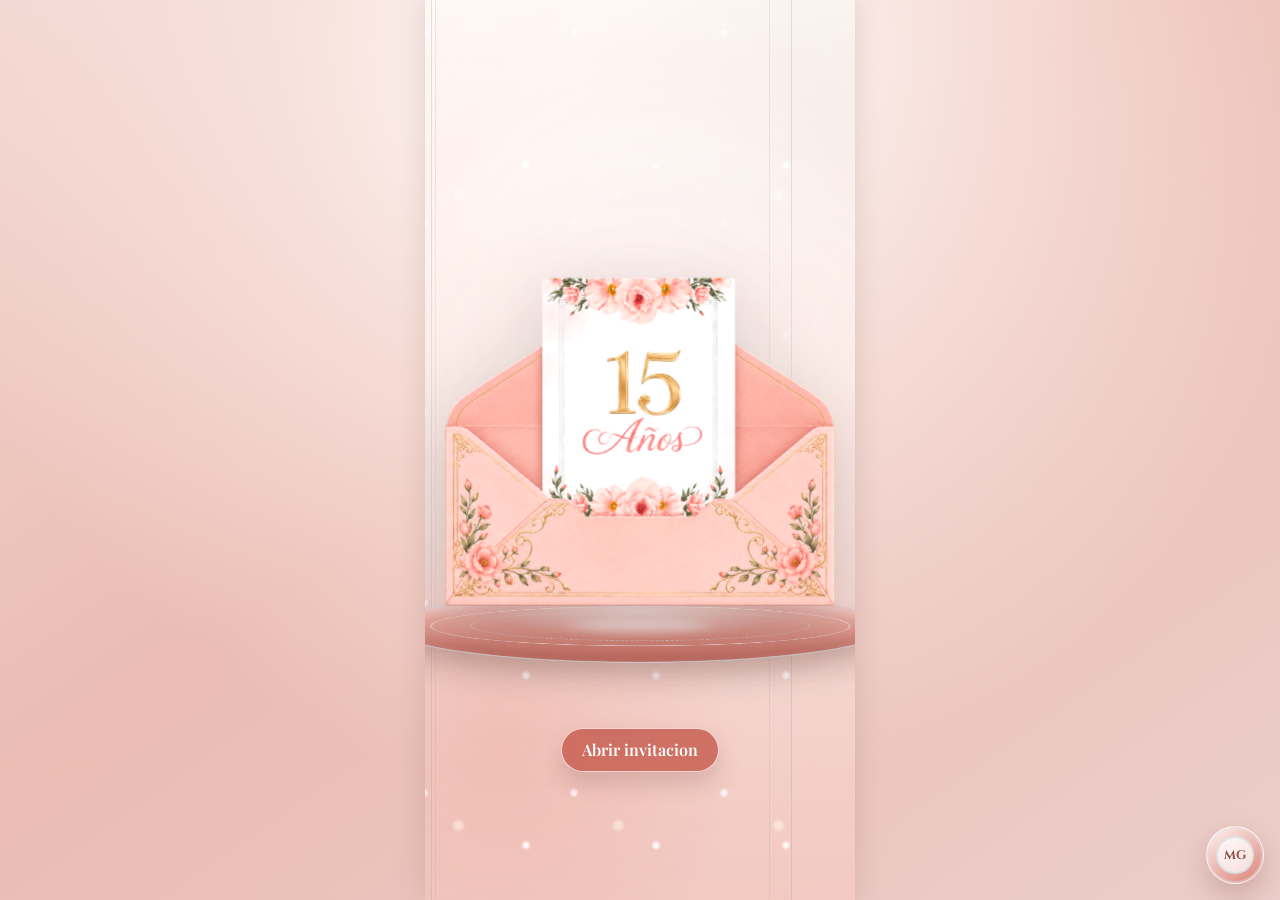
<file: index.html>
<!doctype html>
<html lang="es">
  <head>
    <meta charset="utf-8" />
    <meta name="viewport" content="width=device-width, initial-scale=1" />
    <title>Introduccion 15 Anos</title>
    <link rel="preconnect" href="https://fonts.googleapis.com" />
    <link rel="preconnect" href="https://fonts.gstatic.com" crossorigin />
    <link
      href="https://fonts.googleapis.com/css2?family=Cinzel:wght@400;500;600&family=Great+Vibes&family=Playfair+Display:wght@400;500;600&display=swap"
      rel="stylesheet"
    />
    <link rel="stylesheet" href="inicio.css" />
    <link rel="stylesheet" href="css/butterflies.css" />
  </head>
  <body>
    <main class="cover intro-ready" aria-label="Introduccion de invitacion">
      <section class="cover-card intro-card">
        <div class="intro-sparkles" aria-hidden="true">
          <span></span>
          <span></span>
          <span></span>
          <span></span>
          <span></span>
          <span></span>
        </div>

        <div class="intro-butterflies" aria-hidden="true">
          <span class="intro-butterfly intro-butterfly-one">
            <img src="mariposa-alas-abiertas.png" alt="" />
            <img src="mariposa-alas-semicerradas.png" alt="" />
            <img src="mariposa-alas-cerradas.png" alt="" />
          </span>
          <span class="intro-butterfly intro-butterfly-two">
            <img src="mariposa-alas-abiertas.png" alt="" />
            <img src="mariposa-alas-semicerradas.png" alt="" />
            <img src="mariposa-alas-cerradas.png" alt="" />
          </span>
          <span class="intro-butterfly intro-butterfly-three">
            <img src="mariposa-alas-abiertas.png" alt="" />
            <img src="mariposa-alas-semicerradas.png" alt="" />
            <img src="mariposa-alas-cerradas.png" alt="" />
          </span>
          <span class="intro-butterfly intro-butterfly-four">
            <img src="mariposa-alas-abiertas.png" alt="" />
            <img src="mariposa-alas-semicerradas.png" alt="" />
            <img src="mariposa-alas-cerradas.png" alt="" />
          </span>
          <span class="intro-butterfly intro-butterfly-five">
            <img src="mariposa-alas-abiertas.png" alt="" />
            <img src="mariposa-alas-semicerradas.png" alt="" />
            <img src="mariposa-alas-cerradas.png" alt="" />
          </span>
        </div>

        <div class="intro-stage" aria-hidden="true">
          <div class="cinematic-aura"></div>
          <div class="cinematic-ring"></div>
          <div class="cinematic-pedestal">
            <span></span>
          </div>
          <div class="cinematic-scene">
            <img class="cinematic-frame cinematic-closed" src="sobre-01-cerrado.png" alt="" />
            <img class="cinematic-frame cinematic-open" src="sobre-02-abierto.png" alt="" />
            <img class="cinematic-frame cinematic-final" src="sobre-03-tarjeta-15-anos.png" alt="" />
          </div>
        </div>

        <a id="envelopeLink" class="intro-continue" href="invitacion.html" aria-label="Abrir invitacion">
          Abrir invitacion
        </a>
      </section>
    </main>

    <details class="contact-widget">
      <summary aria-label="Abrir contacto">
        <span>MG</span>
      </summary>
      <div class="contact-panel">
        <h2>MegaFiesta</h2>
        <p>
          Si deseas una invitacion como esta o una decoracion especial para tu evento,
          sera un gusto atenderte.
        </p>
        <a href="https://wa.me/50237328913?text=Hola%20MegaFiesta%2C%20me%20gustaria%20recibir%20informacion%20sobre%20una%20invitacion%20o%20decoracion%20para%20mi%20evento." target="_blank" rel="noopener">
          WhatsApp
        </a>
      </div>
    </details>

    <script src="inicio.js"></script>
  </body>
</html>
</file>
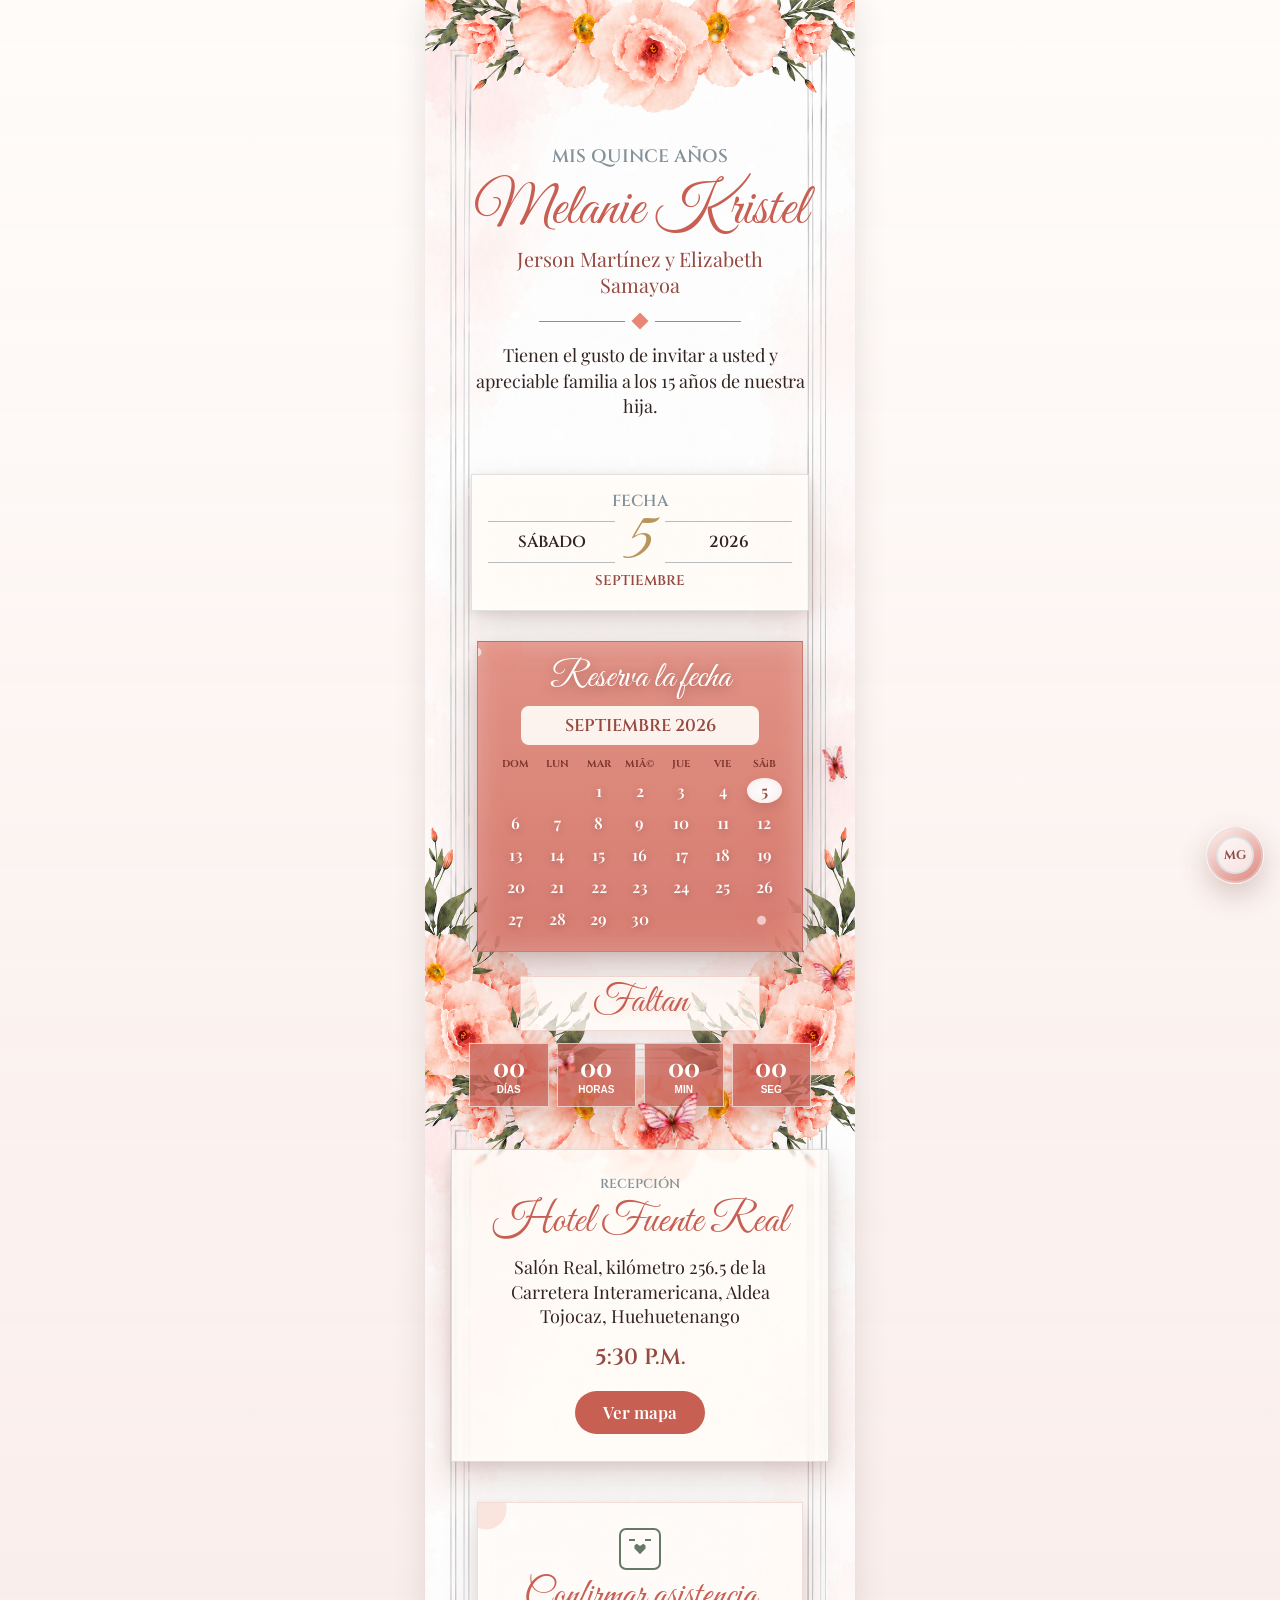
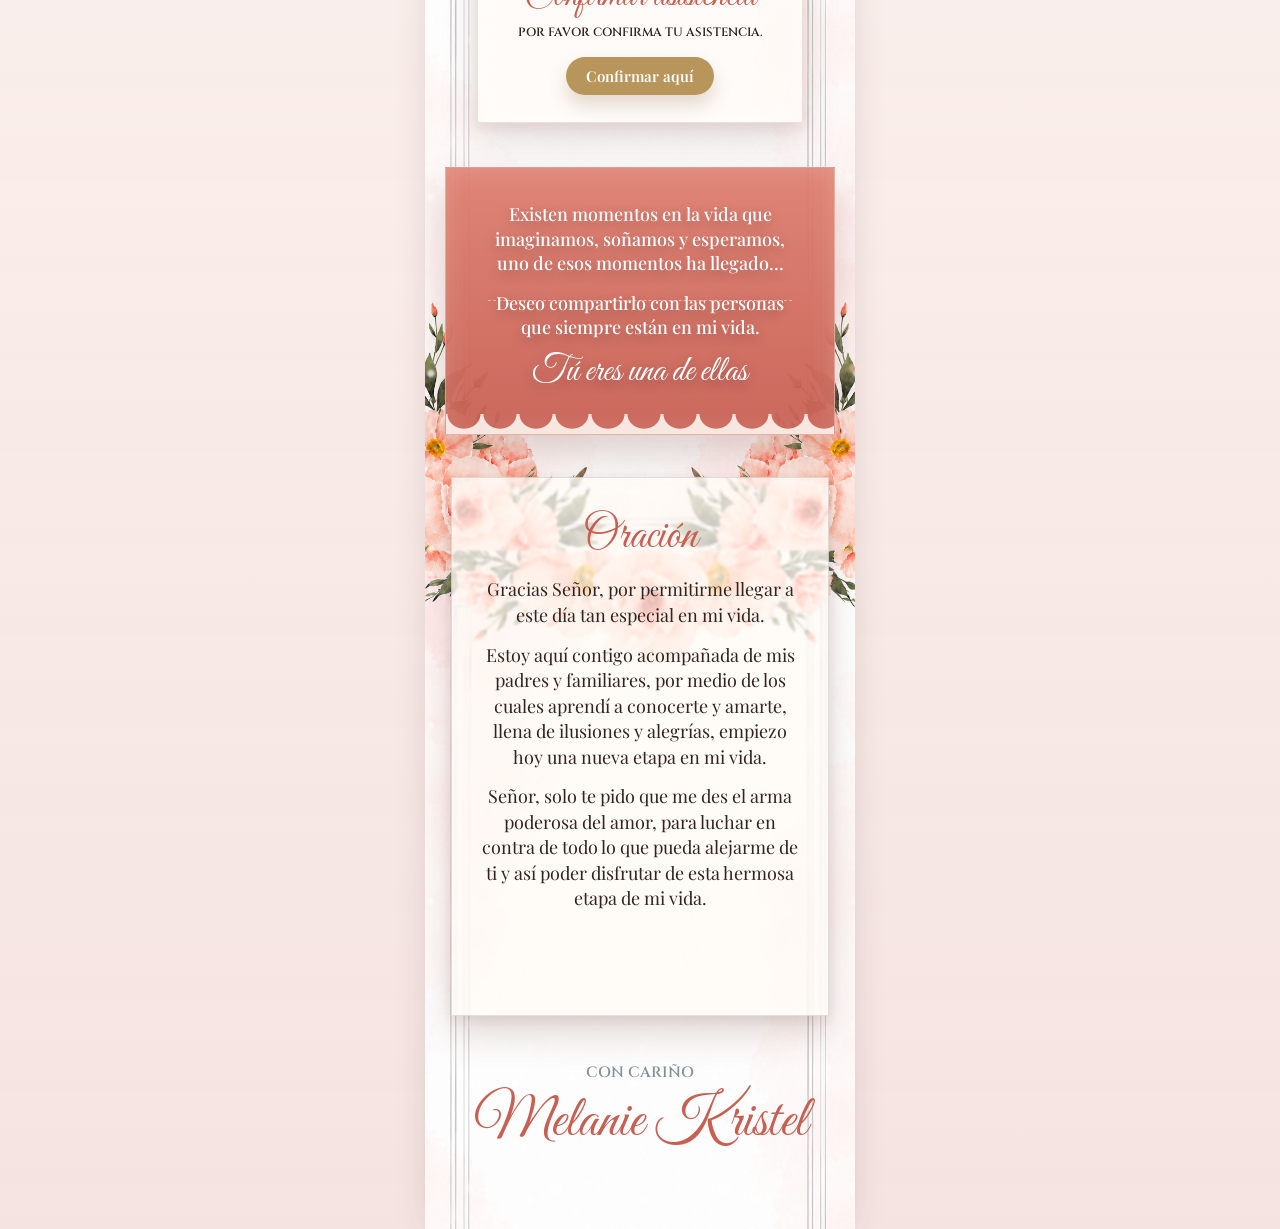
<file: invitacion.html>
<!doctype html>
<html lang="es">
  <head>
    <meta charset="utf-8" />
    <meta name="viewport" content="width=device-width, initial-scale=1" />
    <title>Mis 15 - Melanie Kristel</title>
    <link rel="preconnect" href="https://fonts.googleapis.com" />
    <link rel="preconnect" href="https://fonts.gstatic.com" crossorigin />
    <link
      href="https://fonts.googleapis.com/css2?family=Cinzel:wght@400;500;600&family=Great+Vibes&family=Playfair+Display:wght@400;500;600&display=swap"
      rel="stylesheet"
    />
    <link rel="stylesheet" href="styles.css" />
    <link rel="stylesheet" href="css/butterflies.css" />
  </head>
  <body>
    <main class="invitation" aria-label="Invitación de quince años">
      <section class="hero">
        <p class="eyebrow">Mis quince años</p>
        <h1>Melanie Kristel</h1>
        <div class="butterfly-decor butterfly-decor-hero" aria-hidden="true">
          <span class="decor-butterfly decor-butterfly-left">
            <img src="mariposa-alas-abiertas.png" alt="" />
            <img src="mariposa-alas-semicerradas.png" alt="" />
            <img src="mariposa-alas-cerradas.png" alt="" />
          </span>
          <span class="decor-butterfly decor-butterfly-center">
            <img src="mariposa-alas-abiertas.png" alt="" />
            <img src="mariposa-alas-semicerradas.png" alt="" />
            <img src="mariposa-alas-cerradas.png" alt="" />
          </span>
          <span class="decor-butterfly decor-butterfly-right">
            <img src="mariposa-alas-abiertas.png" alt="" />
            <img src="mariposa-alas-semicerradas.png" alt="" />
            <img src="mariposa-alas-cerradas.png" alt="" />
          </span>
        </div>
        <p class="parents">Jerson Martínez y Elizabeth Samayoa</p>
        <div class="divider" aria-hidden="true"><span></span><i></i><span></span></div>
        <p class="intro">
          Tienen el gusto de invitar a usted y apreciable familia a los 15 años de nuestra hija.
        </p>
      </section>

      <section class="date-card" aria-label="Fecha del evento">
        <p class="date-script">Fecha</p>
        <div class="date-row">
          <p>Sábado</p>
          <strong>5</strong>
          <p>2026</p>
        </div>
        <span>Septiembre</span>
      </section>

      <section class="calendar-card" aria-label="Calendario del evento">
        <p class="calendar-script">Reserva la fecha</p>
        <div class="calendar-month">Septiembre 2026</div>
        <div class="calendar-grid" aria-hidden="true">
          <span>Dom</span>
          <span>Lun</span>
          <span>Mar</span>
          <span>MiÃ©</span>
          <span>Jue</span>
          <span>Vie</span>
          <span>SÃ¡b</span>
          <i></i>
          <i></i>
          <time>1</time>
          <time>2</time>
          <time>3</time>
          <time>4</time>
          <time class="event-day">5</time>
          <time>6</time>
          <time>7</time>
          <time>8</time>
          <time>9</time>
          <time>10</time>
          <time>11</time>
          <time>12</time>
          <time>13</time>
          <time>14</time>
          <time>15</time>
          <time>16</time>
          <time>17</time>
          <time>18</time>
          <time>19</time>
          <time>20</time>
          <time>21</time>
          <time>22</time>
          <time>23</time>
          <time>24</time>
          <time>25</time>
          <time>26</time>
          <time>27</time>
          <time>28</time>
          <time>29</time>
          <time>30</time>
        </div>
      </section>

      <p class="countdown-title">Faltan</p>
      <section class="countdown" aria-label="Conteo regresivo para el evento">
        <div><strong id="days">00</strong><span>Días</span></div>
        <div><strong id="hours">00</strong><span>Horas</span></div>
        <div><strong id="minutes">00</strong><span>Min</span></div>
        <div><strong id="seconds">00</strong><span>Seg</span></div>
      </section>

      <section class="details" id="detalles">
        <article>
          <span>Recepción</span>
          <h2>Hotel Fuente Real</h2>
          <p>Salón Real, kilómetro 256.5 de la Carretera Interamericana, Aldea Tojocaz, Huehuetenango</p>
          <p class="time">5:30 P.M.</p>
          <a
            href="https://www.google.com/maps/dir/14.8471808,-91.5406848/Fuente+Real+Hotel,+Kilometro+256.5+Carretera+Interamericana,+salida+a+tojocaz+2,+Huehuetenango,+Huehuetenango+13001/@15.0687548,-91.6625404,11z/data=!3m1!4b1!4m9!4m8!1m1!4e1!1m5!1m1!1s0x858c1663b8d66753:0x18681c153507c7dc!2m2!1d-91.4853779!2d15.2921433?hl=es&amp;entry=ttu&amp;g_ep=EgoyMDI2MDcyMC4wIKXMDSoASAFQAw%3D%3D"
            target="_blank"
            rel="noopener"
          >
            Ver mapa
          </a>
        </article>
      </section>

      <section class="rsvp-card" aria-label="Confirmar asistencia">
        <div class="rsvp-icon" aria-hidden="true">
          <span></span>
        </div>
        <h2>Confirmar asistencia</h2>
        <p>Por favor confirma tu asistencia.</p>
        <a href="https://wa.me/50242005783?text=Confirmo%20mi%20asistencia%20a%20los%2015%20a%C3%B1os%20de%20Melanie%20Kristel" target="_blank" rel="noopener">Confirmar aquí</a>
      </section>

      <section class="quote">
        <p>Existen momentos en la vida que imaginamos, soñamos y esperamos, uno de esos momentos ha llegado...</p>
        <p>Deseo compartirlo con las personas que siempre están en mi vida.</p>
        <p>Tú eres una de ellas</p>
      </section>

      <section class="prayer" aria-label="Oración">
        <h2>Oración</h2>
        <p>Gracias Señor, por permitirme llegar a este día tan especial en mi vida.</p>
        <p>
          Estoy aquí contigo acompañada de mis padres y familiares, por medio de los cuales aprendí
          a conocerte y amarte, llena de ilusiones y alegrías, empiezo hoy una nueva etapa en mi vida.
        </p>
        <p>
          Señor, solo te pido que me des el arma poderosa del amor, para luchar en contra de todo lo
          que pueda alejarme de ti y así poder disfrutar de esta hermosa etapa de mi vida.
        </p>
        <div class="butterfly-decor butterfly-decor-prayer" aria-hidden="true">
          <span class="decor-butterfly decor-butterfly-left">
            <img src="mariposa-alas-abiertas.png" alt="" />
            <img src="mariposa-alas-semicerradas.png" alt="" />
            <img src="mariposa-alas-cerradas.png" alt="" />
          </span>
          <span class="decor-butterfly decor-butterfly-center">
            <img src="mariposa-alas-abiertas.png" alt="" />
            <img src="mariposa-alas-semicerradas.png" alt="" />
            <img src="mariposa-alas-cerradas.png" alt="" />
          </span>
          <span class="decor-butterfly decor-butterfly-right">
            <img src="mariposa-alas-abiertas.png" alt="" />
            <img src="mariposa-alas-semicerradas.png" alt="" />
            <img src="mariposa-alas-cerradas.png" alt="" />
          </span>
        </div>
      </section>

      <section class="closing" aria-label="Cierre de invitación">
        <p>Con cariño</p>
        <h2>Melanie Kristel</h2>
      </section>
    </main>

    <details class="contact-widget">
      <summary aria-label="Abrir contacto">
        <span>MG</span>
      </summary>
      <div class="contact-panel">
        <h2>MegaFiesta</h2>
        <p>
          Si deseas una invitacion como esta o una decoracion especial para tu evento,
          sera un gusto atenderte.
        </p>
        <a href="https://wa.me/50237328913?text=Hola%20MegaFiesta%2C%20me%20gustaria%20recibir%20informacion%20sobre%20una%20invitacion%20o%20decoracion%20para%20mi%20evento." target="_blank" rel="noopener">
          WhatsApp
        </a>
      </div>
    </details>

    <script src="script.js"></script>
    <script src="js/butterflies.js" data-butterfly-mode="png" data-butterfly-max="6"></script>
  </body>
</html>
</file>
<file: inicio.css>
:root {
  --peach: #e98774;
  --coral: #c75f52;
  --coral-soft: #df8a7a;
  --coral-dark: #954940;
  --silver: #8f9aa0;
  --ink: #34231f;
  --paper: #fffaf5;
  --ease: cubic-bezier(0.22, 1, 0.36, 1);
}

* {
  box-sizing: border-box;
}

html,
body {
  min-height: 100%;
}

body {
  margin: 0;
  color: var(--ink);
  background:
    radial-gradient(circle at 50% 8%, rgba(255, 255, 255, 0.96), rgba(247, 222, 216, 0.8) 34%, rgba(212, 132, 118, 0.3) 70%),
    linear-gradient(145deg, #fffaf7, #f4d4cd 44%, #f8eeee);
  font-family: "Playfair Display", Georgia, serif;
  overflow-x: hidden;
}

.cover {
  display: grid;
  place-items: center;
  min-height: 100vh;
  padding: 0;
}

.cover-card {
  position: relative;
  width: min(100vw, 430px);
  min-height: 100vh;
  overflow: hidden;
  background:
    radial-gradient(circle at 50% 34%, rgba(255, 255, 255, 0.92), rgba(255, 243, 239, 0.68) 36%, transparent 60%),
    radial-gradient(circle at 18% 82%, rgba(229, 143, 129, 0.28), transparent 30%),
    radial-gradient(circle at 86% 18%, rgba(184, 190, 191, 0.24), transparent 28%),
    linear-gradient(180deg, rgba(255, 250, 246, 0.86), rgba(243, 202, 194, 0.78));
  text-align: center;
  box-shadow: 0 0 28px rgba(83, 54, 46, 0.16);
}

.intro-ready:not(.intro-loaded) .cover-card *,
.intro-ready:not(.intro-loaded) .cover-card::before,
.intro-ready:not(.intro-loaded) .cover-card::after {
  animation-play-state: paused !important;
}

.intro-ready:not(.intro-loaded) .intro-stage,
.intro-ready:not(.intro-loaded) .intro-butterflies,
.intro-ready:not(.intro-loaded) .intro-sparkles {
  opacity: 0;
}

.intro-loaded .intro-stage,
.intro-loaded .intro-butterflies,
.intro-loaded .intro-sparkles {
  opacity: 1;
  transition: opacity 420ms ease;
}

.intro-card {
  display: grid;
  place-items: center;
  padding: 28px 0;
  perspective: 1300px;
}

.intro-card::before,
.intro-card::after {
  content: "";
  position: absolute;
  inset: 0;
  z-index: 0;
  pointer-events: none;
}

.intro-card::before {
  background:
    radial-gradient(circle, rgba(255, 255, 255, 0.96) 0 2px, transparent 5px) 12% 11% / 130px 170px,
    radial-gradient(circle, rgba(255, 255, 255, 0.82) 0 2px, transparent 5px) 80% 18% / 150px 190px,
    radial-gradient(circle, rgba(247, 213, 183, 0.7) 0 3px, transparent 7px) 42% 74% / 160px 210px;
  animation: introSparkleDrift 8s linear infinite;
  mix-blend-mode: screen;
  opacity: 0.9;
}

.intro-card::after {
  background:
    radial-gradient(circle at 50% 46%, rgba(255, 255, 255, 0.56), transparent 58%),
    linear-gradient(90deg, rgba(151, 160, 164, 0.28) 0 1px, transparent 1px calc(100% - 1px), rgba(151, 160, 164, 0.28) calc(100% - 1px) 100%) 8% 0 / 84% 100% no-repeat,
    linear-gradient(90deg, rgba(151, 160, 164, 0.18) 0 1px, transparent 1px calc(100% - 1px), rgba(151, 160, 164, 0.18) calc(100% - 1px) 100%) 11% 0 / 78% 100% no-repeat;
}

.intro-stage {
  position: relative;
  z-index: 2;
  width: min(86vw, 370px);
  aspect-ratio: 9 / 16;
  max-height: calc(100vh - 92px);
  transform-style: preserve-3d;
  animation: cameraMove 8.8s var(--ease) both;
}

.intro-shadow {
  position: absolute;
  left: 10%;
  right: 10%;
  bottom: 1.4%;
  height: 34px;
  background: rgba(73, 45, 38, 0.27);
  border-radius: 50%;
  filter: blur(14px);
  transform: translateZ(-60px);
  animation: shadowShift 8.8s var(--ease) both;
}

.intro-pedestal {
  position: absolute;
  left: 50%;
  bottom: 0;
  z-index: 0;
  width: 116%;
  height: 18%;
  border-radius: 50%;
  background:
    radial-gradient(ellipse at 50% 28%, rgba(255, 250, 245, 0.52), transparent 42%),
    linear-gradient(180deg, rgba(247, 205, 197, 0.96), rgba(205, 112, 98, 0.92));
  border: 2px solid rgba(186, 193, 196, 0.7);
  box-shadow:
    0 24px 32px rgba(93, 47, 42, 0.2),
    inset 0 8px 16px rgba(255, 255, 255, 0.32),
    inset 0 -14px 20px rgba(139, 72, 63, 0.2);
  transform: translate3d(-50%, 0, -70px) rotateX(68deg);
  transform-origin: 50% 50%;
}

.intro-pedestal::before,
.intro-pedestal::after,
.intro-pedestal span {
  content: "";
  position: absolute;
  left: 50%;
  top: 50%;
  border-radius: 50%;
  pointer-events: none;
}

.intro-pedestal::before {
  width: 82%;
  height: 55%;
  border: 1px solid rgba(255, 255, 255, 0.64);
  transform: translate(-50%, -50%);
}

.intro-pedestal::after {
  width: 68%;
  height: 42%;
  border: 1px dashed rgba(143, 154, 160, 0.72);
  transform: translate(-50%, -50%);
}

.intro-pedestal span {
  width: 26%;
  height: 16%;
  background: rgba(255, 255, 255, 0.45);
  filter: blur(8px);
  transform: translate(-50%, -50%);
}

.intro-light-ring {
  position: absolute;
  left: 50%;
  top: 16%;
  z-index: 1;
  width: 74%;
  aspect-ratio: 1;
  border-radius: 50%;
  border: 2px solid rgba(214, 222, 225, 0.72);
  box-shadow:
    0 0 18px rgba(255, 255, 255, 0.82),
    0 0 28px rgba(229, 143, 129, 0.35),
    inset 0 0 16px rgba(255, 255, 255, 0.52);
  opacity: 0;
  transform: translate3d(-50%, 0, -40px) rotateX(62deg) scale(0.68);
  animation: lightRing 8.8s var(--ease) both;
  pointer-events: none;
}

.intro-light-ring::before {
  content: "";
  position: absolute;
  inset: -8px;
  border-radius: 50%;
  border: 1px dashed rgba(199, 95, 82, 0.34);
}

.intro-envelope {
  position: absolute;
  left: 3%;
  right: 3%;
  bottom: 7%;
  height: 73%;
  transform-style: preserve-3d;
  animation: envelopeTilt 8.8s var(--ease) both;
}

.intro-panel {
  position: absolute;
  left: 12%;
  right: 12%;
  bottom: 25%;
  aspect-ratio: 9 / 16;
  overflow: hidden;
  background: var(--paper);
  border: 1px solid rgba(166, 175, 179, 0.8);
  border-radius: 4px;
  box-shadow:
    0 18px 30px rgba(72, 43, 38, 0.22),
    0 0 0 5px rgba(255, 250, 245, 0.7),
    inset 0 0 24px rgba(255, 255, 255, 0.48);
  transform-origin: 50% 100%;
  transform: translate3d(0, 42%, -54px) scale(0.68) rotateX(7deg);
  animation: inviteRise 8.8s var(--ease) both;
}

.intro-panel::before,
.intro-panel::after {
  content: "";
  position: absolute;
  inset: 12px;
  z-index: 2;
  border: 1px solid rgba(143, 154, 160, 0.58);
  pointer-events: none;
}

.intro-panel::after {
  inset: 18px;
  border-color: rgba(199, 95, 82, 0.22);
}

.intro-panel img {
  display: block;
  width: 100%;
  height: 100%;
  object-fit: contain;
}

.intro-title {
  position: absolute;
  left: 50%;
  top: 43%;
  z-index: 3;
  display: grid;
  justify-items: center;
  width: 80%;
  color: var(--coral);
  opacity: 0;
  transform: translate3d(-50%, 16px, 0) scale(0.96);
  animation: titleReveal 8.8s var(--ease) both;
}

.intro-title i {
  width: 82px;
  height: 52px;
  margin-bottom: -2px;
  background:
    radial-gradient(circle at 50% 6%, rgba(255, 255, 255, 0.92) 0 5px, transparent 6px),
    radial-gradient(circle at 28% 28%, rgba(255, 255, 255, 0.8) 0 4px, transparent 5px),
    radial-gradient(circle at 72% 28%, rgba(255, 255, 255, 0.8) 0 4px, transparent 5px),
    linear-gradient(135deg, transparent 38%, rgba(143, 154, 160, 0.95) 39% 45%, transparent 46%),
    linear-gradient(-135deg, transparent 38%, rgba(143, 154, 160, 0.95) 39% 45%, transparent 46%),
    linear-gradient(180deg, transparent 0 46%, rgba(143, 154, 160, 0.95) 47% 61%, transparent 62%);
  clip-path: polygon(5% 78%, 14% 38%, 31% 64%, 50% 16%, 69% 64%, 86% 38%, 95% 78%, 88% 92%, 12% 92%);
  filter: drop-shadow(0 4px 5px rgba(79, 87, 90, 0.22));
}

.intro-title strong {
  font-family: "Cinzel", Georgia, serif;
  font-size: clamp(76px, 24vw, 124px);
  font-weight: 500;
  line-height: 0.88;
  color: var(--coral);
  text-shadow:
    0 0 1px rgba(255, 255, 255, 0.9),
    0 0 18px rgba(233, 135, 116, 0.36);
}

.intro-title span {
  margin-top: 2px;
  font-family: "Great Vibes", cursive;
  font-size: clamp(48px, 16vw, 84px);
  line-height: 0.92;
  text-shadow: 0 0 18px rgba(233, 135, 116, 0.36);
}

.intro-glow {
  position: absolute;
  left: 10%;
  right: 10%;
  bottom: 32%;
  z-index: 2;
  height: 38%;
  background: radial-gradient(circle, rgba(255, 248, 231, 0.92), rgba(231, 186, 178, 0.28) 46%, transparent 70%);
  opacity: 0;
  filter: blur(2px);
  transform: translateZ(18px);
  animation: warmGlow 8.8s var(--ease) both;
  pointer-events: none;
}

.intro-pocket,
.intro-flap,
.intro-side {
  position: absolute;
  left: 0;
  right: 0;
  border: 1px solid rgba(143, 154, 160, 0.68);
  box-shadow: 0 18px 28px rgba(73, 45, 38, 0.2);
}

.intro-pocket {
  z-index: 6;
  bottom: 5%;
  height: 36%;
  background:
    linear-gradient(33deg, transparent 49.5%, rgba(143, 154, 160, 0.64) 50%, transparent 50.7%),
    linear-gradient(-33deg, transparent 49.5%, rgba(143, 154, 160, 0.64) 50%, transparent 50.7%),
    radial-gradient(circle at 50% 32%, rgba(255, 250, 245, 0.42), transparent 34%),
    linear-gradient(180deg, rgba(250, 220, 214, 0.98), rgba(224, 139, 125, 0.96));
  border-radius: 8px 8px 10px 10px;
  animation: pocketSettle 8.8s var(--ease) both;
}

.intro-pocket::before,
.intro-pocket::after {
  content: "";
  position: absolute;
  pointer-events: none;
}

.intro-pocket::before {
  left: 50%;
  top: 47%;
  width: 54px;
  height: 30px;
  border: 1px solid rgba(255, 255, 255, 0.76);
  border-top: 0;
  border-radius: 0 0 40px 40px;
  transform: translateX(-50%);
}

.intro-pocket::after {
  left: 16%;
  right: 16%;
  bottom: 13%;
  height: 22px;
  border-bottom: 1px solid rgba(255, 255, 255, 0.72);
  border-radius: 50%;
}

.intro-flap {
  z-index: 5;
  bottom: 39%;
  height: 36%;
  background:
    linear-gradient(160deg, rgba(255, 244, 241, 0.98), rgba(224, 139, 125, 0.96));
  clip-path: polygon(0 0, 100% 0, 50% 100%);
  transform-origin: 50% 0%;
  transform: rotateX(0deg) translateZ(44px);
  animation: flapOpen 8.8s var(--ease) both;
}

.intro-flap::before {
  content: "";
  position: absolute;
  inset: 8px 12px auto;
  height: 62%;
  border-top: 1px solid rgba(255, 255, 255, 0.7);
  border-left: 1px solid rgba(255, 255, 255, 0.46);
  border-right: 1px solid rgba(143, 154, 160, 0.38);
  clip-path: polygon(0 0, 100% 0, 50% 100%);
  pointer-events: none;
}

.intro-side {
  z-index: 4;
  bottom: 5%;
  height: 36%;
  background: linear-gradient(180deg, rgba(255, 230, 225, 0.98), rgba(216, 122, 108, 0.94));
  opacity: 0.96;
}

.intro-side-left {
  clip-path: polygon(0 0, 50% 100%, 0 100%);
  transform: translateZ(20px);
}

.intro-side-right {
  clip-path: polygon(100% 0, 100% 100%, 50% 100%);
  transform: translateZ(21px);
}

.intro-sparkles {
  position: absolute;
  inset: 0;
  z-index: 6;
  pointer-events: none;
}

.intro-sparkles span {
  position: absolute;
  width: 7px;
  height: 7px;
  background: rgba(255, 245, 218, 0.9);
  border-radius: 50%;
  box-shadow: 0 0 13px rgba(246, 211, 149, 0.72);
  opacity: 0;
  animation: particleFloat 5.8s ease-in-out infinite;
}

.intro-sparkles span:nth-child(1) { left: 18%; top: 24%; animation-delay: 0.2s; }
.intro-sparkles span:nth-child(2) { left: 72%; top: 18%; animation-delay: 0.9s; }
.intro-sparkles span:nth-child(3) { left: 82%; top: 56%; animation-delay: 1.4s; }
.intro-sparkles span:nth-child(4) { left: 24%; top: 67%; animation-delay: 2s; }
.intro-sparkles span:nth-child(5) { left: 52%; top: 34%; animation-delay: 2.6s; }
.intro-sparkles span:nth-child(6) { left: 62%; top: 78%; animation-delay: 3.1s; }

.intro-butterflies {
  position: absolute;
  inset: 0;
  z-index: 7;
  pointer-events: none;
}

.intro-butterfly {
  position: absolute;
  width: var(--size, 48px);
  height: var(--size, 48px);
  transform-origin: 50% 50%;
  filter: blur(var(--blur, 0px)) drop-shadow(0 7px 10px rgba(104, 53, 45, 0.2));
  animation: introFlyOne var(--duration, 9s) var(--ease) infinite;
}

.intro-butterfly img {
  position: absolute;
  inset: 0;
  width: 100%;
  height: 100%;
  object-fit: contain;
  opacity: 0;
}

.intro-butterfly img:nth-child(1) { animation: introFlapOpen 320ms steps(1, end) infinite; }
.intro-butterfly img:nth-child(2) { animation: introFlapSemi 320ms steps(1, end) infinite; }
.intro-butterfly img:nth-child(3) { animation: introFlapClosed 320ms steps(1, end) infinite; }

.intro-butterfly-one {
  --size: 54px;
  --duration: 9.6s;
  left: -58px;
  top: 22%;
  animation-name: introFlyOne;
}

.intro-butterfly-two {
  --size: 36px;
  --duration: 10.4s;
  right: -46px;
  top: 18%;
  animation-name: introFlyTwo;
  animation-delay: -2.4s;
}

.intro-butterfly-three {
  --size: 44px;
  --duration: 9.2s;
  left: -52px;
  bottom: 22%;
  animation-name: introFlyThree;
  animation-delay: -4.2s;
}

.intro-butterfly-four {
  --size: 70px;
  --duration: 11.2s;
  --blur: 0.7px;
  right: -78px;
  bottom: 12%;
  animation-name: introFlyFour;
  animation-delay: -5.6s;
}

.intro-butterfly-five {
  --size: 32px;
  --duration: 12s;
  left: 62%;
  top: -42px;
  animation-name: introFlyFive;
  animation-delay: -6.8s;
}

.audio-toggle,
.intro-continue {
  position: absolute;
  z-index: 20;
  border: 1px solid rgba(255, 255, 255, 0.7);
  font-family: "Playfair Display", Georgia, serif;
  text-decoration: none;
  box-shadow: 0 12px 22px rgba(82, 42, 36, 0.17);
}

.audio-toggle {
  right: 16px;
  top: 16px;
  min-height: 36px;
  padding: 7px 14px;
  color: var(--coral-dark);
  background: rgba(255, 250, 245, 0.72);
  border-radius: 18px;
  cursor: pointer;
}

.intro-continue {
  left: 50%;
  bottom: 32px;
  min-width: 154px;
  padding: 10px 20px 11px;
  color: #fff;
  background: rgba(199, 95, 82, 0.84);
  border-radius: 24px;
  font-weight: 600;
  opacity: 0;
  transform: translate3d(-50%, 12px, 0) scale(0.96);
  animation: continueReveal 8.8s var(--ease) both;
}

.cover.opening .intro-card {
  animation: fadeAway 0.72s ease-in forwards;
}

@keyframes cameraMove {
  0% { transform: translate3d(0, 18px, 0) scale(0.84); }
  30% { transform: translate3d(0, 8px, 0) scale(0.93); }
  72% { transform: translate3d(0, -6px, 0) scale(1.01); }
  100% { transform: translate3d(0, -8px, 0) scale(1.03); }
}

@keyframes envelopeTilt {
  0% { transform: rotateX(10deg) rotateY(-8deg) translateZ(0); }
  28% { transform: rotateX(7deg) rotateY(4deg) translateZ(8px); }
  68% { transform: rotateX(2deg) rotateY(0deg) translateZ(18px); }
  100% { transform: rotateX(0deg) rotateY(0deg) translateZ(20px); }
}

@keyframes flapOpen {
  0%, 20% { opacity: 1; transform: rotateX(0deg) translateZ(44px); }
  54% { opacity: 1; transform: rotateX(-128deg) translateZ(42px); }
  100% { opacity: 0.55; transform: rotateX(-148deg) translateZ(38px); }
}

@keyframes inviteRise {
  0%, 30% { transform: translate3d(0, 42%, -54px) scale(0.68) rotateX(7deg); }
  58% { transform: translate3d(0, -5%, 4px) scale(0.88) rotateX(3deg); }
  82%, 100% { transform: translate3d(0, -18%, 30px) scale(0.98) rotateX(0deg); }
}

@keyframes warmGlow {
  0%, 28% { opacity: 0; transform: scale(0.7) translateZ(18px); }
  48% { opacity: 0.95; transform: scale(1.02) translateZ(18px); }
  78%, 100% { opacity: 0.22; transform: scale(1.14) translateZ(18px); }
}

@keyframes pocketSettle {
  0%, 44% { transform: translate3d(0, 0, 30px) scale(1); }
  72%, 100% { transform: translate3d(0, 8px, 34px) scale(1.02); }
}

@keyframes titleReveal {
  0%, 66% { opacity: 0; transform: translate3d(-50%, 16px, 0) scale(0.96); filter: brightness(1); }
  76% { opacity: 1; transform: translate3d(-50%, 0, 0) scale(1.04); filter: brightness(1.18); }
  84%, 100% { opacity: 1; transform: translate3d(-50%, 0, 0) scale(1); filter: brightness(1); }
}

@keyframes continueReveal {
  0%, 78% { opacity: 0; transform: translate3d(-50%, 12px, 0) scale(0.96); pointer-events: none; }
  88%, 100% { opacity: 1; transform: translate3d(-50%, 0, 0) scale(1); pointer-events: auto; }
}

@keyframes shadowShift {
  0% { opacity: 0.6; transform: translate3d(0, 0, -60px) scale(0.9); }
  60% { opacity: 0.42; transform: translate3d(0, 8px, -60px) scale(1.12); }
  100% { opacity: 0.32; transform: translate3d(0, 10px, -60px) scale(1.2); }
}

@keyframes lightRing {
  0%, 18% {
    opacity: 0;
    transform: translate3d(-50%, 0, -40px) rotateX(62deg) scale(0.58) rotate(0deg);
  }
  44% {
    opacity: 0.88;
    transform: translate3d(-50%, 22px, -40px) rotateX(62deg) scale(0.96) rotate(130deg);
  }
  78%, 100% {
    opacity: 0.38;
    transform: translate3d(-50%, 62px, -40px) rotateX(62deg) scale(1.18) rotate(260deg);
  }
}

@keyframes introFlyOne {
  0%, 100% { opacity: 0; transform: translate3d(0, 80px, 0) rotate(-12deg) scale(0.88); }
  12%, 84% { opacity: 1; }
  32% { transform: translate3d(132px, -16px, 0) rotate(10deg) scale(1); }
  62% { transform: translate3d(265px, 80px, 0) rotate(-9deg) scale(0.94); }
  86% { transform: translate3d(470px, 16px, 0) rotate(13deg) scale(1); opacity: 0; }
}

@keyframes introFlyTwo {
  0%, 100% { opacity: 0; transform: translate3d(0, 20px, 0) rotate(12deg) scale(0.9); }
  14%, 82% { opacity: 0.95; }
  34% { transform: translate3d(-118px, 88px, 0) rotate(-10deg) scale(1.02); }
  64% { transform: translate3d(-260px, -8px, 0) rotate(8deg) scale(0.95); }
  86% { transform: translate3d(-460px, 76px, 0) rotate(-12deg) scale(1); opacity: 0; }
}

@keyframes introFlyThree {
  0%, 100% { opacity: 0; transform: translate3d(0, 42px, 0) rotate(-10deg) scale(0.86); }
  12%, 86% { opacity: 0.9; }
  38% { transform: translate3d(138px, -70px, 0) rotate(8deg) scale(1); }
  66% { transform: translate3d(275px, 38px, 0) rotate(-7deg) scale(0.94); }
  88% { transform: translate3d(470px, -34px, 0) rotate(12deg) scale(0.98); opacity: 0; }
}

@keyframes introFlyFour {
  0%, 100% { opacity: 0; transform: translate3d(0, 0, 0) rotate(10deg) scale(0.88); }
  10%, 76% { opacity: 0.82; }
  35% { transform: translate3d(-130px, -120px, 0) rotate(-9deg) scale(1); }
  62% { transform: translate3d(-260px, -20px, 0) rotate(7deg) scale(0.96); }
  82% { transform: translate3d(-480px, -160px, 0) rotate(-12deg) scale(0.98); opacity: 0; }
}

@keyframes introFlyFive {
  0%, 100% { opacity: 0; transform: translate3d(0, 0, 0) rotate(8deg) scale(0.86); }
  16%, 80% { opacity: 0.85; }
  36% { transform: translate3d(-64px, 190px, 0) rotate(-8deg) scale(0.96); }
  62% { transform: translate3d(54px, 360px, 0) rotate(10deg) scale(0.9); }
  84% { transform: translate3d(-108px, 610px, 0) rotate(-10deg) scale(0.98); opacity: 0; }
}

@keyframes introFlapOpen {
  0%, 24% { opacity: 1; }
  25%, 100% { opacity: 0; }
}

@keyframes introFlapSemi {
  0%, 24% { opacity: 0; }
  25%, 49% { opacity: 1; }
  50%, 74% { opacity: 0; }
  75%, 100% { opacity: 1; }
}

@keyframes introFlapClosed {
  0%, 49% { opacity: 0; }
  50%, 74% { opacity: 1; }
  75%, 100% { opacity: 0; }
}

@keyframes particleFloat {
  0%, 100% { opacity: 0; transform: translate3d(0, 18px, 0) scale(0.6); }
  24%, 72% { opacity: 0.85; }
  50% { transform: translate3d(12px, -38px, 0) scale(1); }
}

@keyframes introSparkleDrift {
  from { background-position: 12% 11%, 80% 18%, 42% 74%; }
  to { background-position: 12% 230px, 80% 270px, 42% 330px; }
}

@keyframes fadeAway {
  to {
    opacity: 0;
    transform: scale(1.03);
  }
}

@media (prefers-reduced-motion: reduce) {
  *,
  *::before,
  *::after {
    animation-duration: 0.01ms !important;
    animation-iteration-count: 1 !important;
    scroll-behavior: auto !important;
  }

  .intro-panel,
  .intro-title,
  .intro-continue {
    opacity: 1;
    transform: none;
  }

  .intro-pocket,
  .intro-flap {
    display: none;
  }
}

@media (max-width: 360px) {
  body {
    background-size: 100vw auto;
  }

  .intro-stage {
    width: min(82vw, 305px);
  }

  .intro-continue {
    bottom: 22px;
  }
}

/* Cinematic envelope intro using the exported envelope frames. */
.intro-stage {
  width: min(96vw, 430px);
  max-height: calc(100vh - 82px);
  animation: cinematicCamera 9.2s var(--ease) both;
}

.cinematic-aura,
.cinematic-ring,
.cinematic-pedestal,
.cinematic-scene {
  position: absolute;
  pointer-events: none;
}

.cinematic-aura {
  left: 50%;
  top: 48%;
  z-index: 0;
  width: 120%;
  height: 68%;
  background:
    radial-gradient(circle, rgba(255, 255, 255, 0.9), rgba(234, 159, 147, 0.28) 38%, transparent 68%),
    radial-gradient(circle at 28% 64%, rgba(207, 215, 218, 0.44), transparent 34%);
  filter: blur(3px);
  opacity: 0;
  transform: translate3d(-50%, -50%, -80px) scale(0.8);
  animation: cinematicAura 9.2s var(--ease) both;
}

.cinematic-ring {
  display: none;
  left: 50%;
  top: 35%;
  z-index: 1;
  width: 86%;
  aspect-ratio: 1;
  border-radius: 50%;
  border: 3px solid rgba(216, 225, 228, 0.74);
  box-shadow:
    0 0 16px rgba(255, 255, 255, 0.9),
    0 0 32px rgba(229, 143, 129, 0.42),
    inset 0 0 24px rgba(255, 255, 255, 0.6);
  opacity: 0;
  transform: translate3d(-50%, -50%, -70px) rotateX(68deg) scale(0.5);
  animation: cinematicRing 9.2s var(--ease) both;
}

.cinematic-ring::before,
.cinematic-ring::after {
  content: "";
  position: absolute;
  inset: -10px;
  border-radius: 50%;
  border: 1px dashed rgba(199, 95, 82, 0.36);
}

.cinematic-ring::after {
  inset: 10px;
  border-color: rgba(255, 255, 255, 0.5);
}

.cinematic-pedestal {
  left: 50%;
  bottom: 16%;
  z-index: 2;
  width: 118%;
  height: 19%;
  border-radius: 50%;
  background:
    radial-gradient(ellipse at 50% 28%, rgba(255, 255, 255, 0.58), transparent 42%),
    linear-gradient(180deg, rgba(245, 207, 200, 0.98), rgba(203, 105, 92, 0.92));
  border: 2px solid rgba(211, 219, 222, 0.86);
  box-shadow:
    0 22px 36px rgba(91, 49, 43, 0.22),
    inset 0 8px 18px rgba(255, 255, 255, 0.38),
    inset 0 -12px 20px rgba(131, 72, 64, 0.2);
  transform: translate3d(-50%, 0, -44px) rotateX(68deg);
}

.cinematic-pedestal::before,
.cinematic-pedestal::after,
.cinematic-pedestal span {
  content: "";
  position: absolute;
  left: 50%;
  top: 50%;
  border-radius: 50%;
  transform: translate(-50%, -50%);
}

.cinematic-pedestal::before {
  width: 84%;
  height: 56%;
  border: 1px solid rgba(255, 255, 255, 0.68);
}

.cinematic-pedestal::after {
  width: 68%;
  height: 42%;
  border: 1px dashed rgba(214, 222, 225, 0.86);
}

.cinematic-pedestal span {
  width: 28%;
  height: 17%;
  background: rgba(255, 255, 255, 0.48);
  filter: blur(8px);
}

.cinematic-scene {
  left: 50%;
  bottom: 22%;
  z-index: 4;
  width: 114%;
  aspect-ratio: 16 / 11;
  transform-style: preserve-3d;
  isolation: isolate;
  transform: translate3d(-50%, 0, 0) rotateX(8deg) rotateY(-5deg);
  animation: cinematicSceneTilt 9.2s var(--ease) both;
}

.cinematic-scene::before {
  content: "";
  position: absolute;
  left: 7%;
  right: 7%;
  bottom: -6%;
  height: 15%;
  background: rgba(77, 42, 37, 0.26);
  border-radius: 50%;
  filter: blur(16px);
  transform: translateZ(-60px);
  animation: cinematicGroundShadow 9.2s var(--ease) both;
}

.cinematic-frame {
  position: absolute;
  left: 50%;
  bottom: 0;
  display: block;
  width: 100%;
  height: auto;
  max-width: none;
  object-fit: contain;
  transform-origin: 50% 78%;
  backface-visibility: hidden;
  contain: paint;
  filter:
    saturate(0.86)
    hue-rotate(-6deg)
    drop-shadow(0 20px 28px rgba(77, 42, 37, 0.24));
  transform: translate3d(-50%, 0, 0);
  will-change: opacity, transform, filter;
}

.cinematic-closed {
  z-index: 5;
  opacity: 1;
  animation: closedFrame 9.2s var(--ease) both;
}

.cinematic-open {
  z-index: 6;
  opacity: 0;
  animation: openFrame 9.2s var(--ease) both;
}

.cinematic-final {
  z-index: 7;
  opacity: 0;
  animation: finalFrame 9.2s var(--ease) both;
}

.cinematic-final::selection {
  background: transparent;
}

.intro-sparkles {
  z-index: 8;
}

.intro-butterflies {
  z-index: 10;
}

.intro-butterfly {
  filter:
    saturate(0.95)
    hue-rotate(-4deg)
    blur(var(--blur, 0px))
    drop-shadow(0 8px 12px rgba(104, 53, 45, 0.22));
}

.intro-continue {
  bottom: 128px;
  animation: continueReveal 9.2s var(--ease) both;
}

@media (max-width: 390px) {
  .intro-continue {
    bottom: 110px;
  }
}

@keyframes cinematicCamera {
  0% {
    transform: translate3d(0, 30px, 0) scale(0.76);
  }
  24% {
    transform: translate3d(0, 18px, 0) scale(0.84);
  }
  58% {
    transform: translate3d(0, 2px, 0) scale(0.96);
  }
  82%,
  100% {
    transform: translate3d(0, -10px, 0) scale(1.02);
  }
}

@keyframes cinematicSceneTilt {
  0% {
    transform: translate3d(-50%, 8px, 0) rotateX(11deg) rotateY(-7deg) scale(0.92);
  }
  34% {
    transform: translate3d(-50%, 0, 12px) rotateX(8deg) rotateY(5deg) scale(0.98);
  }
  70%,
  100% {
    transform: translate3d(-50%, -2px, 24px) rotateX(0deg) rotateY(0deg) scale(1);
  }
}

@keyframes closedFrame {
  0%,
  29% {
    opacity: 1;
    visibility: visible;
    transform: translate3d(-50%, 0, 0) scale(0.985);
    filter:
      saturate(0.86)
      hue-rotate(-6deg)
      drop-shadow(0 20px 28px rgba(77, 42, 37, 0.24));
  }
  35% {
    opacity: 0;
    visibility: visible;
    transform: translate3d(-50%, 2px, -12px) scale(1);
  }
  35.1%,
  100% {
    opacity: 0;
    visibility: hidden;
    transform: translate3d(-50%, 2px, -12px) scale(1);
  }
}

@keyframes openFrame {
  0%,
  31% {
    opacity: 0;
    visibility: hidden;
    transform: translate3d(-50%, 4px, -12px) scale(0.99);
  }
  35% {
    opacity: 0.96;
    visibility: visible;
    transform: translate3d(-50%, 2px, 0) scale(1);
  }
  51% {
    opacity: 1;
    visibility: visible;
    transform: translate3d(-50%, 0, 0) scale(1.006);
  }
  58% {
    opacity: 0;
    visibility: visible;
    transform: translate3d(-50%, 5px, -10px) scale(1);
  }
  58.1%,
  100% {
    opacity: 0;
    visibility: hidden;
    transform: translate3d(-50%, 5px, -10px) scale(1);
  }
}

@keyframes finalFrame {
  0%,
  54% {
    opacity: 0;
    visibility: hidden;
    transform: translate3d(-50%, 16%, -18px) scale(0.88) rotateX(5deg);
    filter:
      saturate(0.9)
      hue-rotate(-6deg)
      brightness(1.02)
      drop-shadow(0 12px 20px rgba(77, 42, 37, 0.18));
  }
  59% {
    opacity: 0.98;
    visibility: visible;
    transform: translate3d(-50%, 8%, 4px) scale(0.94) rotateX(3deg);
    filter:
      saturate(0.9)
      hue-rotate(-6deg)
      brightness(1.1)
      drop-shadow(0 18px 26px rgba(77, 42, 37, 0.24));
  }
  78% {
    opacity: 1;
    visibility: visible;
    transform: translate3d(-50%, -3%, 22px) scale(0.985) rotateX(1deg);
    filter:
      saturate(0.9)
      hue-rotate(-6deg)
      brightness(1.1)
      drop-shadow(0 20px 28px rgba(77, 42, 37, 0.24));
  }
  100% {
    opacity: 1;
    visibility: visible;
    transform: translate3d(-50%, -5%, 32px) scale(1) rotateX(0deg);
    filter:
      saturate(0.9)
      hue-rotate(-6deg)
      brightness(1.04)
      drop-shadow(0 24px 34px rgba(77, 42, 37, 0.24));
  }
}

@keyframes cinematicAura {
  0%,
  20% {
    opacity: 0;
    transform: translate3d(-50%, -50%, -80px) scale(0.78);
  }
  46% {
    opacity: 0.72;
    transform: translate3d(-50%, -50%, -80px) scale(1.04);
  }
  78%,
  100% {
    opacity: 0.44;
    transform: translate3d(-50%, -50%, -80px) scale(1.18);
  }
}

@keyframes cinematicRing {
  0%,
  18% {
    opacity: 0;
    transform: translate3d(-50%, -50%, -70px) rotateX(68deg) scale(0.46) rotate(0deg);
  }
  44% {
    opacity: 0.92;
    transform: translate3d(-50%, -44%, -70px) rotateX(68deg) scale(0.88) rotate(124deg);
  }
  74%,
  100% {
    opacity: 0.32;
    transform: translate3d(-50%, -38%, -70px) rotateX(68deg) scale(1.16) rotate(250deg);
  }
}

@keyframes cinematicGroundShadow {
  0% {
    opacity: 0.42;
    transform: translateZ(-60px) scale(0.84);
  }
  52% {
    opacity: 0.34;
    transform: translateZ(-60px) scale(1.02);
  }
  100% {
    opacity: 0.28;
    transform: translateZ(-60px) scale(1.12);
  }
}

@media (max-width: 390px) {
  .intro-stage {
    width: min(98vw, 390px);
  }

  .cinematic-scene {
    width: 116%;
    bottom: 22%;
  }
}

.contact-widget {
  position: fixed;
  right: 16px;
  bottom: 16px;
  z-index: 80;
  font-family: "Playfair Display", Georgia, serif;
}

.contact-widget summary {
  width: 58px;
  height: 58px;
  display: grid;
  place-items: center;
  list-style: none;
  cursor: pointer;
  border: 1px solid rgba(255, 255, 255, 0.78);
  border-radius: 50%;
  background:
    linear-gradient(145deg, rgba(255, 245, 242, 0.92), rgba(217, 119, 108, 0.9)),
    radial-gradient(circle at 35% 25%, rgba(255, 255, 255, 0.96), transparent 38%);
  box-shadow:
    0 12px 28px rgba(105, 53, 47, 0.24),
    inset 0 0 0 2px rgba(218, 226, 229, 0.44);
  color: #8f504a;
  transition: transform 240ms ease, box-shadow 240ms ease;
  animation: contactBounce 2.4s ease-in-out infinite;
}

.contact-widget summary::-webkit-details-marker {
  display: none;
}

.contact-widget summary span {
  width: 38px;
  height: 38px;
  display: grid;
  place-items: center;
  border-radius: 50%;
  border: 2px solid rgba(218, 226, 229, 0.9);
  background: rgba(255, 255, 255, 0.72);
  font-family: "Cinzel", serif;
  font-size: 0.78rem;
  font-weight: 700;
  letter-spacing: 0.04em;
}

.contact-widget summary:hover {
  transform: translateY(-3px) scale(1.04);
  animation-play-state: paused;
  box-shadow:
    0 16px 34px rgba(105, 53, 47, 0.3),
    inset 0 0 0 2px rgba(238, 243, 245, 0.58);
}

.contact-panel {
  position: absolute;
  right: 0;
  bottom: 72px;
  width: min(270px, calc(100vw - 32px));
  padding: 18px 18px 16px;
  border: 1px solid rgba(218, 226, 229, 0.72);
  background: rgba(255, 250, 248, 0.96);
  box-shadow: 0 18px 38px rgba(92, 50, 45, 0.22);
  color: #6f3e3a;
  text-align: center;
  transform-origin: right bottom;
  animation: contactPanelIn 220ms ease both;
}

.contact-panel h2 {
  margin: 0 0 8px;
  font-family: "Great Vibes", cursive;
  font-size: 2rem;
  font-weight: 400;
  color: #c96f63;
}

.contact-panel p {
  margin: 0 0 14px;
  font-size: 0.95rem;
  line-height: 1.45;
}

.contact-panel a {
  display: inline-flex;
  align-items: center;
  justify-content: center;
  min-height: 38px;
  padding: 9px 16px;
  border-radius: 999px;
  background: linear-gradient(135deg, #d8786d, #b85f57);
  color: #fff;
  font-weight: 700;
  text-decoration: none;
  box-shadow: 0 10px 18px rgba(135, 62, 55, 0.24);
}

@keyframes contactPanelIn {
  from {
    opacity: 0;
    transform: translateY(8px) scale(0.96);
  }

  to {
    opacity: 1;
    transform: translateY(0) scale(1);
  }
}

@keyframes contactBounce {
  0%,
  72%,
  100% {
    transform: translateY(0) scale(1);
  }

  80% {
    transform: translateY(-10px) scale(1.04);
  }

  88% {
    transform: translateY(0) scale(0.98);
  }

  94% {
    transform: translateY(-4px) scale(1.02);
  }
}
</file>
<file: css/butterflies.css>
.butterfly-field {
  position: absolute;
  inset: 0 auto auto 0;
  width: 100%;
  min-height: 100vh;
  overflow: hidden;
  pointer-events: none;
  z-index: 30;
}

.butterfly-field-lower {
  top: var(--butterfly-zone-top, 310px);
  min-height: 0;
}

.butterfly {
  position: absolute;
  left: 0;
  top: 0;
  width: var(--butterfly-size, 56px);
  height: var(--butterfly-size, 56px);
  opacity: 1;
  filter: blur(var(--butterfly-blur, 0px)) drop-shadow(0 6px 9px rgba(96, 48, 38, 0.16));
  transform: translate3d(-120px, -120px, 0);
  transform-origin: 50% 50%;
  will-change: transform;
}

.butterfly-inner {
  position: relative;
  display: block;
  width: 100%;
  height: 100%;
  transform-origin: 50% 54%;
  will-change: transform;
}

.butterfly-png img {
  position: absolute;
  inset: 0;
  display: block;
  width: 100%;
  height: 100%;
  object-fit: contain;
  opacity: 0;
  transition: opacity 34ms linear;
}

.butterfly-png[data-frame="0"] .butterfly-frame-0,
.butterfly-png[data-frame="1"] .butterfly-frame-1,
.butterfly-png[data-frame="2"] .butterfly-frame-2 {
  opacity: 1;
}

.butterfly-near {
  filter: blur(var(--butterfly-blur, 0px)) drop-shadow(0 9px 13px rgba(96, 48, 38, 0.24));
}

.butterfly-far {
  filter: blur(var(--butterfly-blur, 1px)) drop-shadow(0 4px 7px rgba(96, 48, 38, 0.1));
}

.butterfly-decor {
  position: absolute;
  inset: 0;
  z-index: 4;
  pointer-events: none;
}

.decor-butterfly {
  position: absolute;
  display: block;
  width: var(--decor-size, 46px);
  height: var(--decor-size, 46px);
  transform-origin: 50% 50%;
  animation: decorFlyCoverLeft var(--decor-duration, 14s) cubic-bezier(0.45, 0, 0.55, 1) infinite;
  filter: drop-shadow(0 6px 8px rgba(112, 59, 48, 0.2));
}

.decor-butterfly img {
  position: absolute;
  inset: 0;
  width: 100%;
  height: 100%;
  object-fit: contain;
  opacity: 0;
}

.decor-butterfly img:nth-child(1) {
  animation: decorFlapOpen 320ms steps(1, end) infinite;
}

.decor-butterfly img:nth-child(2) {
  animation: decorFlapSemi 320ms steps(1, end) infinite;
}

.decor-butterfly img:nth-child(3) {
  animation: decorFlapClosed 320ms steps(1, end) infinite;
}

.decor-butterfly-center {
  display: none;
}

.butterfly-decor-cover .decor-butterfly-center {
  display: block;
}

.butterfly-decor-cover {
  top: 18px;
  bottom: 66px;
  height: auto;
  overflow: hidden;
}

.butterfly-decor-cover .decor-butterfly-left {
  --decor-size: 46px;
  --decor-duration: 16.8s;
  left: -58px;
  top: 30px;
  animation-name: decorFlyCoverLeft;
}

.butterfly-decor-cover .decor-butterfly-center {
  --decor-size: 36px;
  --decor-duration: 15.6s;
  left: 106%;
  top: 74px;
  animation-delay: -4.8s;
  animation-name: decorFlyCoverCenter;
}

.butterfly-decor-cover .decor-butterfly-right {
  --decor-size: 42px;
  --decor-duration: 18.2s;
  right: -56px;
  top: 112px;
  animation-delay: -9.6s;
  animation-name: decorFlyCoverRight;
}

.butterfly-decor-hero {
  top: 42px;
  height: 360px;
  overflow: hidden;
}

.butterfly-decor-hero .decor-butterfly-left {
  --decor-size: 47px;
  --decor-duration: 16.5s;
  left: -60px;
  top: 72px;
  animation-name: decorFlyHeroLeft;
}

.butterfly-decor-hero .decor-butterfly-center {
  --decor-size: 38px;
  --decor-duration: 16s;
  left: 105%;
  top: 132px;
  animation-delay: -5.2s;
  animation-name: decorFlyHeroCenter;
}

.butterfly-decor-hero .decor-butterfly-right {
  --decor-size: 41px;
  --decor-duration: 17.6s;
  right: -58px;
  top: 44%;
  animation-delay: -9.2s;
  animation-name: decorFlyHeroRight;
}

.butterfly-decor-prayer {
  position: relative;
  inset: auto;
  height: 175px;
  margin: 6px -23px -14px;
  overflow: hidden;
}

.butterfly-decor-prayer .decor-butterfly-left {
  --decor-size: 27px;
  --decor-duration: 15.2s;
  left: -34px;
  top: 22px;
  animation-name: decorFlyPrayerLeft;
}

.butterfly-decor-prayer .decor-butterfly-center {
  --decor-size: 24px;
  --decor-duration: 12.8s;
  left: 104%;
  top: 8px;
  animation-delay: -4.5s;
  animation-name: decorFlyPrayerCenter;
}

.butterfly-decor-prayer .decor-butterfly-right {
  --decor-size: 29px;
  --decor-duration: 16.4s;
  right: -36px;
  top: 88px;
  animation-delay: -8.5s;
  animation-name: decorFlyPrayerRight;
}

@keyframes decorFlyCoverLeft {
  0%,
  100% {
    opacity: 0;
    transform: translate3d(0, 70px, 0) rotate(-12deg) scale(0.9);
  }
  10%,
  88% {
    opacity: 1;
  }
  28% {
    transform: translate3d(118px, 0, 0) rotate(8deg) scale(1);
  }
  56% {
    transform: translate3d(244px, 250px, 0) rotate(-7deg) scale(0.94);
  }
  82% {
    transform: translate3d(420px, 420px, 0) rotate(11deg) scale(1);
  }
}

@keyframes decorFlyCoverCenter {
  0%,
  100% {
    opacity: 0;
    transform: translate3d(0, 28px, 0) rotate(12deg) scale(0.88);
  }
  12%,
  86% {
    opacity: 1;
  }
  30% {
    transform: translate3d(-112px, -56px, 0) rotate(-9deg) scale(0.96);
  }
  58% {
    transform: translate3d(-244px, 18px, 0) rotate(7deg) scale(0.92);
  }
  84% {
    transform: translate3d(-430px, -20px, 0) rotate(-11deg) scale(0.98);
  }
}

@keyframes decorFlyCoverRight {
  0%,
  100% {
    opacity: 0;
    transform: translate3d(0, 20px, 0) rotate(10deg) scale(0.9);
  }
  10%,
  90% {
    opacity: 1;
  }
  32% {
    transform: translate3d(-120px, 170px, 0) rotate(-8deg) scale(1);
  }
  60% {
    transform: translate3d(-245px, 330px, 0) rotate(9deg) scale(0.95);
  }
  86% {
    transform: translate3d(-424px, 500px, 0) rotate(-12deg) scale(1);
  }
}

@keyframes decorFlyHeroLeft {
  0%,
  100% {
    opacity: 0;
    transform: translate3d(0, 120px, 0) rotate(-12deg) scale(0.9);
  }
  9%,
  88% {
    opacity: 1;
  }
  28% {
    transform: translate3d(125px, 16px, 0) rotate(9deg) scale(1);
  }
  56% {
    transform: translate3d(258px, 190px, 0) rotate(-8deg) scale(0.96);
  }
  84% {
    transform: translate3d(430px, 84px, 0) rotate(12deg) scale(1);
  }
}

@keyframes decorFlyHeroCenter {
  0%,
  100% {
    opacity: 0;
    transform: translate3d(0, 26px, 0) rotate(12deg) scale(0.9);
  }
  12%,
  86% {
    opacity: 1;
  }
  29% {
    transform: translate3d(-112px, -54px, 0) rotate(-9deg) scale(0.98);
  }
  59% {
    transform: translate3d(-248px, 14px, 0) rotate(8deg) scale(0.92);
  }
  84% {
    transform: translate3d(-432px, -22px, 0) rotate(-12deg) scale(1);
  }
}

@keyframes decorFlyHeroRight {
  0%,
  100% {
    opacity: 0;
    transform: translate3d(0, -16px, 0) rotate(10deg) scale(0.92);
  }
  10%,
  90% {
    opacity: 1;
  }
  30% {
    transform: translate3d(-124px, 120px, 0) rotate(-8deg) scale(1);
  }
  58% {
    transform: translate3d(-252px, 248px, 0) rotate(10deg) scale(0.96);
  }
  86% {
    transform: translate3d(-430px, 40px, 0) rotate(-11deg) scale(1);
  }
}

@keyframes decorFlyPrayerLeft {
  0%,
  100% {
    opacity: 0;
    transform: translate3d(0, 120px, 0) rotate(-9deg) scale(0.86);
  }
  12%,
  86% {
    opacity: 1;
  }
  34% {
    transform: translate3d(116px, 34px, 0) rotate(8deg) scale(0.98);
  }
  62% {
    transform: translate3d(238px, 108px, 0) rotate(-7deg) scale(0.92);
  }
  86% {
    transform: translate3d(392px, 12px, 0) rotate(10deg) scale(0.96);
  }
}

@keyframes decorFlyPrayerCenter {
  0%,
  100% {
    opacity: 0;
    transform: translate3d(0, 10px, 0) rotate(9deg) scale(0.86);
  }
  12%,
  88% {
    opacity: 1;
  }
  34% {
    transform: translate3d(-114px, 20px, 0) rotate(-7deg) scale(0.96);
  }
  62% {
    transform: translate3d(-232px, -14px, 0) rotate(8deg) scale(0.92);
  }
  86% {
    transform: translate3d(-390px, 10px, 0) rotate(-10deg) scale(0.98);
  }
}

@keyframes decorFlyPrayerRight {
  0%,
  100% {
    opacity: 0;
    transform: translate3d(0, -12px, 0) rotate(11deg) scale(0.86);
  }
  10%,
  88% {
    opacity: 1;
  }
  32% {
    transform: translate3d(-118px, 74px, 0) rotate(-8deg) scale(0.98);
  }
  60% {
    transform: translate3d(-234px, 132px, 0) rotate(7deg) scale(0.92);
  }
  86% {
    transform: translate3d(-390px, 34px, 0) rotate(-11deg) scale(0.96);
  }
}

.butterfly-decor-hero .decor-butterfly-center,
.butterfly-decor-prayer .decor-butterfly-center {
  display: block;
}

.butterfly-decor-hero {
  top: -86px;
  height: 180px;
  overflow: visible;
}

.butterfly-decor-hero .decor-butterfly-left {
  --decor-size: 50px;
  --decor-duration: 14.2s;
  left: -60px;
  top: 38px;
  animation-name: decorFlyHeroLeft;
}

.butterfly-decor-hero .decor-butterfly-center {
  --decor-size: 38px;
  --decor-duration: 16s;
  left: 105%;
  top: 78px;
  animation-delay: -5.2s;
  animation-name: decorFlyHeroCenter;
}

.butterfly-decor-hero .decor-butterfly-right {
  --decor-size: 45px;
  --decor-duration: 13.4s;
  right: -58px;
  top: 24px;
  animation-delay: -8.8s;
  animation-name: decorFlyHeroRight;
}

.butterfly-decor-prayer {
  position: relative;
  inset: auto;
  height: 58px;
  margin: 8px 0 0;
  overflow: visible;
}

.butterfly-decor-prayer .decor-butterfly-left {
  --decor-size: 28px;
  --decor-duration: 11.6s;
  left: -34px;
  top: 18px;
  animation-name: decorFlyPrayerLeft;
}

.butterfly-decor-prayer .decor-butterfly-center {
  --decor-size: 24px;
  --decor-duration: 12.8s;
  left: 104%;
  top: 8px;
  animation-delay: -4.5s;
  animation-name: decorFlyPrayerCenter;
}

.butterfly-decor-prayer .decor-butterfly-right {
  --decor-size: 30px;
  --decor-duration: 12.2s;
  right: -36px;
  top: 20px;
  animation-delay: -7.8s;
  animation-name: decorFlyPrayerRight;
}

@keyframes decorFlyHeroLeft {
  0%,
  100% {
    opacity: 0;
    transform: translate3d(0, 48px, 0) rotate(-12deg) scale(0.9);
  }
  9%,
  88% {
    opacity: 1;
  }
  28% {
    transform: translate3d(132px, -10px, 0) rotate(9deg) scale(1.02);
  }
  56% {
    transform: translate3d(258px, 52px, 0) rotate(-8deg) scale(0.98);
  }
  84% {
    transform: translate3d(430px, 4px, 0) rotate(12deg) scale(1);
  }
}

@keyframes decorFlyHeroCenter {
  0%,
  100% {
    opacity: 0;
    transform: translate3d(0, 26px, 0) rotate(12deg) scale(0.9);
  }
  12%,
  86% {
    opacity: 1;
  }
  29% {
    transform: translate3d(-112px, -54px, 0) rotate(-9deg) scale(0.98);
  }
  59% {
    transform: translate3d(-248px, 14px, 0) rotate(8deg) scale(0.92);
  }
  84% {
    transform: translate3d(-432px, -22px, 0) rotate(-12deg) scale(1);
  }
}

@keyframes decorFlyHeroRight {
  0%,
  100% {
    opacity: 0;
    transform: translate3d(0, 38px, 0) rotate(10deg) scale(0.92);
  }
  10%,
  90% {
    opacity: 1;
  }
  30% {
    transform: translate3d(-124px, 48px, 0) rotate(-8deg) scale(1.03);
  }
  58% {
    transform: translate3d(-252px, -20px, 0) rotate(10deg) scale(0.96);
  }
  86% {
    transform: translate3d(-430px, 30px, 0) rotate(-11deg) scale(1);
  }
}

@keyframes decorFlyPrayerLeft {
  0%,
  100% {
    opacity: 0;
    transform: translate3d(0, 18px, 0) rotate(-9deg) scale(0.88);
  }
  12%,
  86% {
    opacity: 1;
  }
  34% {
    transform: translate3d(120px, -12px, 0) rotate(8deg) scale(1);
  }
  62% {
    transform: translate3d(238px, 16px, 0) rotate(-7deg) scale(0.94);
  }
  86% {
    transform: translate3d(392px, -4px, 0) rotate(10deg) scale(0.98);
  }
}

@keyframes decorFlyPrayerCenter {
  0%,
  100% {
    opacity: 0;
    transform: translate3d(0, 10px, 0) rotate(9deg) scale(0.86);
  }
  12%,
  88% {
    opacity: 1;
  }
  34% {
    transform: translate3d(-114px, 20px, 0) rotate(-7deg) scale(0.96);
  }
  62% {
    transform: translate3d(-232px, -14px, 0) rotate(8deg) scale(0.92);
  }
  86% {
    transform: translate3d(-390px, 10px, 0) rotate(-10deg) scale(0.98);
  }
}

@keyframes decorFlyPrayerRight {
  0%,
  100% {
    opacity: 0;
    transform: translate3d(0, 14px, 0) rotate(11deg) scale(0.88);
  }
  10%,
  88% {
    opacity: 1;
  }
  32% {
    transform: translate3d(-118px, -8px, 0) rotate(-8deg) scale(1);
  }
  60% {
    transform: translate3d(-234px, 20px, 0) rotate(7deg) scale(0.94);
  }
  86% {
    transform: translate3d(-390px, -6px, 0) rotate(-11deg) scale(0.98);
  }
}

@keyframes decorFlapOpen {
  0%,
  24% {
    opacity: 1;
  }
  25%,
  100% {
    opacity: 0;
  }
}

@keyframes decorFlapSemi {
  0%,
  24% {
    opacity: 0;
  }
  25%,
  49% {
    opacity: 1;
  }
  50%,
  74% {
    opacity: 0;
  }
  75%,
  100% {
    opacity: 1;
  }
}

@keyframes decorFlapClosed {
  0%,
  49% {
    opacity: 0;
  }
  50%,
  74% {
    opacity: 1;
  }
  75%,
  100% {
    opacity: 0;
  }
}

@media (prefers-reduced-motion: reduce) {
  .butterfly-field {
    display: none;
  }

  .decor-butterfly {
    animation: none;
  }

  .decor-butterfly img {
    animation: none;
  }
}
</file>
<file: styles.css>
:root {
  --peach: #e98774;
  --coral: #c75f52;
  --coral-dark: #954940;
  --silver: #849198;
  --silver-soft: rgba(132, 145, 152, 0.24);
  --ink: #33231f;
  --paper: #fffaf5;
  --mist: rgba(255, 250, 245, 0.74);
}

* {
  box-sizing: border-box;
}

body {
  margin: 0;
  min-height: 100vh;
  color: var(--ink);
  background:
    linear-gradient(rgba(255, 244, 236, 0.3), rgba(202, 102, 88, 0.18)),
    url("Fondo1.png") center top / 430px auto repeat-y;
  font-family: "Playfair Display", Georgia, serif;
}

.invitation {
  position: relative;
  width: min(100%, 430px);
  min-height: 100vh;
  margin: 0 auto;
  padding: 132px 26px 54px;
  overflow: hidden;
  background: url("Fondo1.png") center top / 100% auto repeat-y;
  text-align: center;
  box-shadow: 0 0 30px rgba(67, 45, 40, 0.13);
}

.invitation::after {
  content: "";
  position: absolute;
  z-index: 0;
  inset: 0;
  background:
    radial-gradient(circle, rgba(255, 255, 255, 0.98) 0 3px, transparent 5px) 10% 9% / 118px 148px,
    radial-gradient(circle, rgba(255, 255, 255, 0.88) 0 2px, transparent 5px) 76% 18% / 142px 176px,
    radial-gradient(circle, rgba(233, 135, 116, 0.66) 0 3px, transparent 6px) 36% 40% / 128px 164px,
    radial-gradient(circle, rgba(255, 255, 255, 0.86) 0 2px, transparent 5px) 86% 62% / 112px 152px,
    radial-gradient(circle, rgba(255, 221, 212, 0.78) 0 4px, transparent 8px) 18% 78% / 168px 214px;
  animation: sparkleDrift 6.5s linear infinite;
  mix-blend-mode: screen;
  opacity: 0.88;
  pointer-events: none;
}

.invitation > section {
  position: relative;
  z-index: 1;
}

.hero {
  padding: 12px 6px 0;
  animation: sectionIn 0.75s ease-out both;
}

.eyebrow,
.date-card p,
.details span {
  margin: 0;
  color: var(--silver);
  font-family: "Cinzel", Georgia, serif;
  font-weight: 600;
  letter-spacing: 0;
  text-transform: uppercase;
}

.eyebrow {
  display: inline-block;
  font-size: 18px;
  animation: letterSway 3.6s cubic-bezier(0.45, 0, 0.55, 1) infinite;
}

h1 {
  display: inline-block;
  margin: 14px 0 8px;
  max-width: 100%;
  color: var(--coral);
  font-family: "Great Vibes", cursive;
  font-size: clamp(46px, 13vw, 58px);
  font-weight: 400;
  line-height: 0.95;
  white-space: nowrap;
  animation: titleSway 3.8s cubic-bezier(0.45, 0, 0.55, 1) infinite, textGlow 3s ease-in-out infinite;
}

.parents {
  margin: 0 auto;
  max-width: 300px;
  color: var(--coral-dark);
  font-size: 20px;
  line-height: 1.28;
  animation: readableFloat 4.2s cubic-bezier(0.45, 0, 0.55, 1) infinite;
}

.divider {
  display: flex;
  align-items: center;
  justify-content: center;
  gap: 9px;
  margin: 18px auto 16px;
}

.divider span {
  width: 86px;
  height: 1px;
  background: var(--silver);
}

.divider i {
  width: 12px;
  height: 12px;
  background: var(--peach);
  transform: rotate(45deg);
}

.intro {
  margin: 0 auto;
  max-width: 335px;
  color: var(--ink);
  font-family: "Playfair Display", Georgia, serif;
  font-size: 18px;
  line-height: 1.42;
  text-shadow: none;
}

.date-card {
  position: relative;
  overflow: hidden;
  margin: 54px auto 0;
  width: min(100%, 300px);
  padding: 21px 20px 23px;
  background: rgba(255, 250, 245, 0.72);
  border: 1px solid var(--silver-soft);
  box-shadow:
    0 16px 32px rgba(119, 69, 60, 0.2),
    0 3px 10px rgba(119, 69, 60, 0.12),
    inset 0 0 28px rgba(255, 255, 255, 0.5);
  animation: sectionIn 0.72s 0.12s ease-out both, cardGlow 4.6s 0.8s ease-in-out infinite;
}

.date-card::before {
  z-index: 1;
}

.date-card::after {
  z-index: 1;
}

.date-card > * {
  position: relative;
  z-index: 2;
}

.date-card::before,
.details article::before,
.prayer::before {
  content: "";
  position: absolute;
  inset: 0;
  background: linear-gradient(110deg, transparent 18%, rgba(255, 255, 255, 0.48) 47%, transparent 74%);
  transform: translateX(-120%);
  animation: shineSweep 4.6s ease-in-out infinite;
  pointer-events: none;
}

.date-card::before,
.date-card::after {
  content: "";
  position: absolute;
  left: 28px;
  right: 28px;
  height: 1px;
  background: rgba(132, 145, 152, 0.55);
}

.date-card::before {
  top: 12px;
}

.date-card::after {
  bottom: 12px;
}

.date-card p {
  font-size: 16px;
}

.date-card strong {
  display: inline-block;
  margin: 4px 0 7px;
  color: var(--coral);
  font-family: "Cinzel", Georgia, serif;
  font-size: 68px;
  font-weight: 500;
  line-height: 0.95;
  animation: numberPop 2.8s ease-in-out infinite, textGlow 3s ease-in-out infinite;
}

.date-card {
  width: min(100%, 338px);
  padding: 18px 16px 20px;
  background: rgba(255, 250, 245, 0.74);
}

.date-card::before,
.date-card::after {
  display: none;
}

.date-script {
  margin: 0 0 4px;
  color: #8b7e7a;
  font-family: "Great Vibes", cursive;
  font-size: 38px;
  font-weight: 400;
  line-height: 1;
  text-transform: none;
}

.date-row {
  position: relative;
  z-index: 2;
  display: grid;
  grid-template-columns: 1fr auto 1fr;
  align-items: center;
  gap: 12px;
}

.date-row p {
  position: relative;
  margin: 0;
  padding: 10px 0;
  color: var(--ink);
  font-size: 16px;
}

.date-row p::before,
.date-row p::after {
  content: "";
  position: absolute;
  left: 0;
  right: 0;
  height: 1px;
  background: rgba(143, 154, 160, 0.66);
}

.date-row p::before {
  top: 0;
}

.date-row p::after {
  bottom: 0;
}

.date-row strong {
  margin: 0;
  color: #b8955b;
  font-family: "Great Vibes", cursive;
  font-size: 70px;
  font-weight: 400;
}

.date-card > span {
  position: relative;
  z-index: 2;
  display: block;
  margin-top: -4px;
  color: var(--coral-dark);
  font-family: "Cinzel", Georgia, serif;
  font-size: 14px;
  font-weight: 600;
  text-transform: uppercase;
}

.calendar-card {
  position: relative;
  overflow: hidden;
  width: min(100%, 326px);
  margin: 30px auto 0;
  padding: 18px 18px 20px;
  background:
    linear-gradient(rgba(232, 149, 133, 0.6), rgba(214, 113, 100, 0.58)),
    rgba(199, 95, 82, 0.72);
  border: 1px solid rgba(149, 73, 64, 0.28);
  box-shadow:
    0 20px 38px rgba(119, 69, 60, 0.28),
    0 5px 14px rgba(119, 69, 60, 0.16),
    inset 0 0 28px rgba(255, 255, 255, 0.26);
  animation: sectionIn 0.72s 0.16s ease-out both, cardGlow 4.8s 1s ease-in-out infinite;
}

.calendar-card::before,
.calendar-card::after {
  content: "";
  position: absolute;
  width: 104px;
  height: 72px;
  background:
    radial-gradient(circle at 30% 35%, rgba(255, 255, 255, 0.86) 0 4px, transparent 5px),
    radial-gradient(circle at 55% 45%, rgba(233, 135, 116, 0.24) 0 18px, transparent 20px);
  opacity: 0.7;
  pointer-events: none;
}

.calendar-card::before {
  left: -30px;
  top: -22px;
  transform: rotate(-18deg);
}

.calendar-card::after {
  right: -28px;
  bottom: -22px;
  transform: rotate(18deg);
}

.calendar-script {
  position: relative;
  z-index: 1;
  margin: 0 0 10px;
  color: #fff;
  font-family: "Great Vibes", cursive;
  font-size: 36px;
  line-height: 1;
  text-shadow: 0 3px 12px rgba(83, 42, 36, 0.46);
}

.calendar-month {
  position: relative;
  z-index: 1;
  width: min(100%, 238px);
  margin: 0 auto 10px;
  padding: 8px 12px;
  color: var(--coral-dark);
  background: rgba(255, 250, 245, 0.94);
  border-radius: 8px;
  font-family: "Cinzel", Georgia, serif;
  font-size: 17px;
  font-weight: 600;
  text-transform: uppercase;
}

.calendar-grid {
  position: relative;
  z-index: 1;
  display: grid;
  grid-template-columns: repeat(7, 1fr);
  gap: 7px 6px;
  padding: 2px 2px 0;
}

.calendar-grid span {
  color: #7f372f;
  font-family: "Cinzel", Georgia, serif;
  font-size: 10px;
  font-weight: 700;
  text-transform: uppercase;
}

.calendar-grid time,
.calendar-grid i {
  min-height: 25px;
  color: rgba(255, 255, 255, 0.98);
  font-size: 16px;
  font-style: normal;
  font-weight: 600;
  line-height: 25px;
  text-shadow: 0 2px 7px rgba(78, 37, 31, 0.34);
}

.calendar-grid .event-day {
  position: relative;
  color: var(--coral-dark);
  background: rgba(255, 255, 255, 0.96);
  border-radius: 50%;
  box-shadow:
    0 6px 12px rgba(133, 69, 58, 0.22),
    inset 0 0 10px rgba(199, 95, 82, 0.12);
  text-shadow: none;
}

.countdown-title {
  position: relative;
  z-index: 2;
  width: min(100%, 240px);
  margin: 24px auto -6px;
  padding: 7px 14px 8px;
  color: var(--coral);
  background: rgba(255, 250, 245, 0.74);
  border: 1px solid rgba(199, 95, 82, 0.22);
  border-radius: 0;
  font-family: "Great Vibes", cursive;
  font-size: 38px;
  line-height: 1;
  box-shadow:
    0 10px 20px rgba(119, 69, 60, 0.13),
    inset 0 0 16px rgba(255, 255, 255, 0.32);
  text-shadow: 0 3px 10px rgba(199, 95, 82, 0.18);
  animation: titleSway 3.8s cubic-bezier(0.45, 0, 0.55, 1) infinite, textGlow 3s ease-in-out infinite;
}

.countdown {
  display: grid;
  grid-template-columns: repeat(4, 1fr);
  gap: 8px;
  margin: 18px auto 0;
  width: min(100%, 342px);
}

.countdown div {
  min-width: 0;
  padding: 10px 4px 11px;
  color: white;
  background: rgba(199, 95, 82, 0.82);
  border: 1px solid rgba(255, 255, 255, 0.66);
  box-shadow:
    0 13px 22px rgba(126, 67, 58, 0.22),
    inset 0 0 18px rgba(255, 255, 255, 0.13);
  animation: tileFloat 3.4s ease-in-out infinite, softPulse 2.6s ease-in-out infinite;
}

.countdown div:nth-child(2) {
  animation-delay: 0.12s;
}

.countdown div:nth-child(3) {
  animation-delay: 0.24s;
}

.countdown div:nth-child(4) {
  animation-delay: 0.36s;
}

.countdown strong {
  display: block;
  font-size: 25px;
  line-height: 1;
}

.countdown span {
  display: block;
  margin-top: 5px;
  font-family: Arial, sans-serif;
  font-size: 10px;
  font-weight: 700;
  text-transform: uppercase;
}

.details {
  display: grid;
  gap: 20px;
  margin-top: 42px;
}

.details article,
.prayer {
  position: relative;
  overflow: hidden;
  background: var(--mist);
  border: 1px solid rgba(132, 145, 152, 0.26);
  box-shadow:
    0 18px 34px rgba(119, 69, 60, 0.2),
    0 4px 12px rgba(119, 69, 60, 0.12),
    inset 0 0 26px rgba(255, 255, 255, 0.36);
  backdrop-filter: blur(1px);
  animation: sectionIn 0.72s ease-out both, cardGlow 4.8s 0.8s ease-in-out infinite;
}

.details article > *,
.prayer > * {
  position: relative;
  z-index: 1;
}

.details article {
  padding: 25px 22px 27px;
}

.details span {
  display: block;
  font-size: 13px;
}

.details h2,
.prayer h2,
.closing h2 {
  margin: 8px 0 12px;
  color: var(--coral);
  font-family: "Great Vibes", cursive;
  font-size: 42px;
  font-weight: 400;
  line-height: 1;
  animation: titleSway 3.9s cubic-bezier(0.45, 0, 0.55, 1) infinite, textGlow 3.2s ease-in-out infinite;
}

.details p {
  margin: 0 auto;
  max-width: 295px;
  font-size: 18px;
  line-height: 1.36;
}

.details .time {
  margin-top: 14px;
  color: var(--coral-dark);
  font-family: "Cinzel", Georgia, serif;
  font-size: 22px;
  font-weight: 600;
}

.details a {
  display: inline-flex;
  align-items: center;
  justify-content: center;
  min-width: 130px;
  min-height: 43px;
  margin-top: 18px;
  padding: 10px 20px;
  color: #fff;
  background: var(--coral);
  border-radius: 22px;
  font-size: 17px;
  font-weight: 600;
  text-decoration: none;
  animation: buttonPulse 1.8s ease-in-out infinite;
}

.rsvp-card {
  position: relative;
  overflow: hidden;
  margin: 40px auto 0;
  width: min(100%, 326px);
  padding: 25px 22px 27px;
  background: rgba(255, 250, 245, 0.72);
  border: 1px solid rgba(199, 95, 82, 0.2);
  box-shadow:
    0 18px 34px rgba(119, 69, 60, 0.18),
    0 4px 12px rgba(119, 69, 60, 0.1),
    inset 0 0 24px rgba(255, 255, 255, 0.34);
  animation: sectionIn 0.72s ease-out both, cardGlow 4.8s 0.8s ease-in-out infinite;
}

.rsvp-card::before {
  content: "";
  position: absolute;
  left: -18px;
  top: -16px;
  width: 92px;
  height: 74px;
  background:
    radial-gradient(circle at 26px 22px, rgba(233, 135, 116, 0.2) 0 20px, transparent 21px),
    radial-gradient(circle at 54px 38px, rgba(255, 255, 255, 0.72) 0 5px, transparent 6px);
  pointer-events: none;
}

.rsvp-card > * {
  position: relative;
  z-index: 1;
}

.rsvp-icon {
  display: grid;
  place-items: center;
  width: 42px;
  height: 42px;
  margin: 0 auto 8px;
  color: #667866;
  border: 2px solid currentColor;
  border-radius: 7px;
}

.rsvp-icon::before,
.rsvp-icon::after {
  content: "";
  position: absolute;
  top: 9px;
  width: 6px;
  height: 2px;
  background: currentColor;
}

.rsvp-icon::before {
  left: calc(50% - 11px);
}

.rsvp-icon::after {
  right: calc(50% - 11px);
}

.rsvp-icon span {
  width: 15px;
  height: 15px;
  background: currentColor;
  clip-path: polygon(50% 86%, 13% 49%, 13% 28%, 28% 16%, 50% 31%, 72% 16%, 87% 28%, 87% 49%);
}

.rsvp-card h2 {
  margin: 0 0 8px;
  color: var(--coral);
  font-family: "Great Vibes", cursive;
  font-size: 38px;
  font-weight: 400;
  line-height: 1;
}

.rsvp-card p {
  margin: 0 auto;
  color: var(--ink);
  font-family: "Cinzel", Georgia, serif;
  font-size: 12px;
  font-weight: 600;
  line-height: 1.45;
  text-transform: uppercase;
}

.rsvp-card a {
  display: inline-flex;
  align-items: center;
  justify-content: center;
  min-width: 142px;
  min-height: 38px;
  margin-top: 16px;
  padding: 8px 20px;
  color: #fff;
  background: #b8955b;
  border-radius: 20px;
  font-size: 15px;
  font-weight: 600;
  text-decoration: none;
  box-shadow: 0 10px 18px rgba(133, 91, 51, 0.22);
}

.quote {
  position: relative;
  overflow: hidden;
  margin: 44px -6px 0;
  padding: 34px 24px 44px;
  color: #fff;
  background:
    linear-gradient(180deg, rgba(221, 126, 111, 0.95), rgba(199, 95, 82, 0.95));
  border: 1px solid rgba(255, 232, 226, 0.42);
  box-shadow:
    0 20px 36px rgba(119, 69, 60, 0.24),
    inset 0 0 26px rgba(255, 255, 255, 0.16);
  animation: sectionIn 0.72s ease-out both, softPulse 3s ease-in-out infinite;
}

.quote::before {
  content: "";
  position: absolute;
  inset: auto 0 0;
  height: 20px;
  background:
    radial-gradient(18px 16px at 18px 0, transparent 16px, rgba(255, 250, 245, 0.9) 17px) 0 0 / 36px 20px repeat-x;
  opacity: 0.95;
  pointer-events: none;
}

.quote::after {
  content: "";
  position: absolute;
  left: 42px;
  right: 42px;
  top: 50%;
  height: 1px;
  border-top: 1px dashed rgba(255, 240, 236, 0.52);
  transform: translateY(-50%);
  pointer-events: none;
}

.quote p {
  position: relative;
  z-index: 1;
  margin: 0 auto 15px;
  max-width: 290px;
  font-family: "Playfair Display", Georgia, serif;
  font-size: 18px;
  font-weight: 500;
  line-height: 1.36;
  text-shadow: 0 4px 12px rgba(70, 30, 36, 0.34);
}

.quote p:last-child {
  margin-bottom: 0;
  font-family: "Great Vibes", cursive;
  font-size: 36px;
  line-height: 1;
}

.prayer {
  margin-top: 42px;
  padding: 28px 23px 31px;
}

.prayer h2 {
  margin-bottom: 17px;
  font-size: 46px;
}

.prayer p {
  margin: 0 auto 14px;
  max-width: 318px;
  font-size: 18px;
  line-height: 1.42;
  animation: readableFloat 4.4s cubic-bezier(0.45, 0, 0.55, 1) infinite;
}

.prayer p:last-child {
  margin-bottom: 0;
}

.closing {
  margin: 46px auto 0;
  padding-bottom: 12px;
  animation: sectionIn 0.72s ease-out both;
}

.closing p {
  margin: 0;
  color: var(--silver);
  font-family: "Cinzel", Georgia, serif;
  font-size: 15px;
  font-weight: 600;
  text-transform: uppercase;
}

.closing h2 {
  margin-top: 10px;
  font-size: 58px;
  white-space: nowrap;
}

@keyframes sectionIn {
  from {
    opacity: 0;
    transform: translateY(24px);
  }
  to {
    opacity: 1;
    transform: translateY(0);
  }
}

@keyframes shineSweep {
  0%,
  42% {
    transform: translateX(-120%);
  }
  62%,
  100% {
    transform: translateX(120%);
  }
}

@keyframes sparkleDrift {
  from {
    background-position: 10% 9%, 76% 18%, 36% 40%, 86% 62%, 18% 78%;
  }
  to {
    background-position: 10% 230px, 76% 275px, 36% 315px, 86% 350px, 18% 390px;
  }
}

@keyframes letterSway {
  0%,
  100% {
    transform: translate3d(0, 0, 0) rotate(0);
  }
  25% {
    transform: translate3d(1px, -2px, 0) rotate(0.25deg);
  }
  50% {
    transform: translate3d(0, -3px, 0) rotate(-0.2deg);
  }
  75% {
    transform: translate3d(-1px, -1px, 0) rotate(0.2deg);
  }
}

@keyframes titleSway {
  0%,
  100% {
    transform: translate3d(0, 0, 0) rotate(-0.35deg) scale(1);
  }
  25% {
    transform: translate3d(1px, -3px, 0) rotate(0.28deg) scale(1.01);
  }
  50% {
    transform: translate3d(0, -5px, 0) rotate(0.42deg) scale(1.018);
  }
  75% {
    transform: translate3d(-1px, -2px, 0) rotate(-0.22deg) scale(1.006);
  }
}

@keyframes textGlow {
  0%,
  100% {
    text-shadow: 0 0 0 rgba(233, 135, 116, 0);
  }
  50% {
    text-shadow: 0 0 15px rgba(233, 135, 116, 0.42);
  }
}

@keyframes numberPop {
  0%,
  100% {
    transform: scale(1);
  }
  45% {
    transform: scale(1.08);
  }
  62% {
    transform: scale(0.99);
  }
}

@keyframes tileFloat {
  0%,
  100% {
    transform: translateY(0);
  }
  50% {
    transform: translateY(-5px);
  }
}

@keyframes cardGlow {
  0%,
  100% {
    box-shadow: 0 12px 24px rgba(130, 89, 80, 0.1);
  }
  50% {
    box-shadow:
      0 16px 30px rgba(130, 89, 80, 0.18),
      inset 0 0 22px rgba(233, 135, 116, 0.14);
  }
}

@keyframes softPulse {
  0%,
  100% {
    box-shadow: 0 0 0 rgba(233, 135, 116, 0);
  }
  50% {
    box-shadow: 0 0 22px rgba(233, 135, 116, 0.28);
  }
}

@keyframes readableFloat {
  0%,
  100% {
    transform: translate3d(0, 0, 0);
  }
  25% {
    transform: translate3d(1px, -1px, 0);
  }
  50% {
    transform: translate3d(0, -2px, 0);
  }
  75% {
    transform: translate3d(-1px, -1px, 0);
  }
}

@keyframes buttonPulse {
  0%,
  100% {
    transform: scale(1);
  }
  50% {
    transform: scale(1.05);
  }
}

@media (prefers-reduced-motion: reduce) {
  *,
  *::before,
  *::after {
    animation-duration: 0.01ms !important;
    animation-iteration-count: 1 !important;
    scroll-behavior: auto !important;
  }
}

@media (max-width: 360px) {
  body {
    background-size: 100vw auto;
  }

  .invitation {
    padding-inline: 20px;
    padding-top: 116px;
  }

  h1 {
    font-size: 46px;
  }

  .parents {
    font-size: 18px;
  }

  .countdown {
    gap: 6px;
  }

  .details h2,
  .prayer h2 {
    font-size: 38px;
  }
}

.contact-widget {
  position: fixed;
  right: 16px;
  bottom: 16px;
  z-index: 80;
  font-family: "Playfair Display", Georgia, serif;
}

.contact-widget summary {
  width: 58px;
  height: 58px;
  display: grid;
  place-items: center;
  list-style: none;
  cursor: pointer;
  border: 1px solid rgba(255, 255, 255, 0.78);
  border-radius: 50%;
  background:
    linear-gradient(145deg, rgba(255, 245, 242, 0.92), rgba(217, 119, 108, 0.9)),
    radial-gradient(circle at 35% 25%, rgba(255, 255, 255, 0.96), transparent 38%);
  box-shadow:
    0 12px 28px rgba(105, 53, 47, 0.24),
    inset 0 0 0 2px rgba(218, 226, 229, 0.44);
  color: #8f504a;
  transition: transform 240ms ease, box-shadow 240ms ease;
  animation: contactBounce 2.4s ease-in-out infinite;
}

.contact-widget summary::-webkit-details-marker {
  display: none;
}

.contact-widget summary span {
  width: 38px;
  height: 38px;
  display: grid;
  place-items: center;
  border-radius: 50%;
  border: 2px solid rgba(218, 226, 229, 0.9);
  background: rgba(255, 255, 255, 0.72);
  font-family: "Cinzel", serif;
  font-size: 0.78rem;
  font-weight: 700;
  letter-spacing: 0.04em;
}

.contact-widget summary:hover {
  transform: translateY(-3px) scale(1.04);
  animation-play-state: paused;
  box-shadow:
    0 16px 34px rgba(105, 53, 47, 0.3),
    inset 0 0 0 2px rgba(238, 243, 245, 0.58);
}

.contact-panel {
  position: absolute;
  right: 0;
  bottom: 72px;
  width: min(270px, calc(100vw - 32px));
  padding: 18px 18px 16px;
  border: 1px solid rgba(218, 226, 229, 0.72);
  background: rgba(255, 250, 248, 0.96);
  box-shadow: 0 18px 38px rgba(92, 50, 45, 0.22);
  color: #6f3e3a;
  text-align: center;
  transform-origin: right bottom;
  animation: contactPanelIn 220ms ease both;
}

.contact-panel h2 {
  margin: 0 0 8px;
  font-family: "Great Vibes", cursive;
  font-size: 2rem;
  font-weight: 400;
  color: #c96f63;
}

.contact-panel p {
  margin: 0 0 14px;
  font-size: 0.95rem;
  line-height: 1.45;
}

.contact-panel a {
  display: inline-flex;
  align-items: center;
  justify-content: center;
  min-height: 38px;
  padding: 9px 16px;
  border-radius: 999px;
  background: linear-gradient(135deg, #d8786d, #b85f57);
  color: #fff;
  font-weight: 700;
  text-decoration: none;
  box-shadow: 0 10px 18px rgba(135, 62, 55, 0.24);
}

@keyframes contactPanelIn {
  from {
    opacity: 0;
    transform: translateY(8px) scale(0.96);
  }

  to {
    opacity: 1;
    transform: translateY(0) scale(1);
  }
}

@keyframes contactBounce {
  0%,
  72%,
  100% {
    transform: translateY(0) scale(1);
  }

  80% {
    transform: translateY(-10px) scale(1.04);
  }

  88% {
    transform: translateY(0) scale(0.98);
  }

  94% {
    transform: translateY(-4px) scale(1.02);
  }
}
</file>
